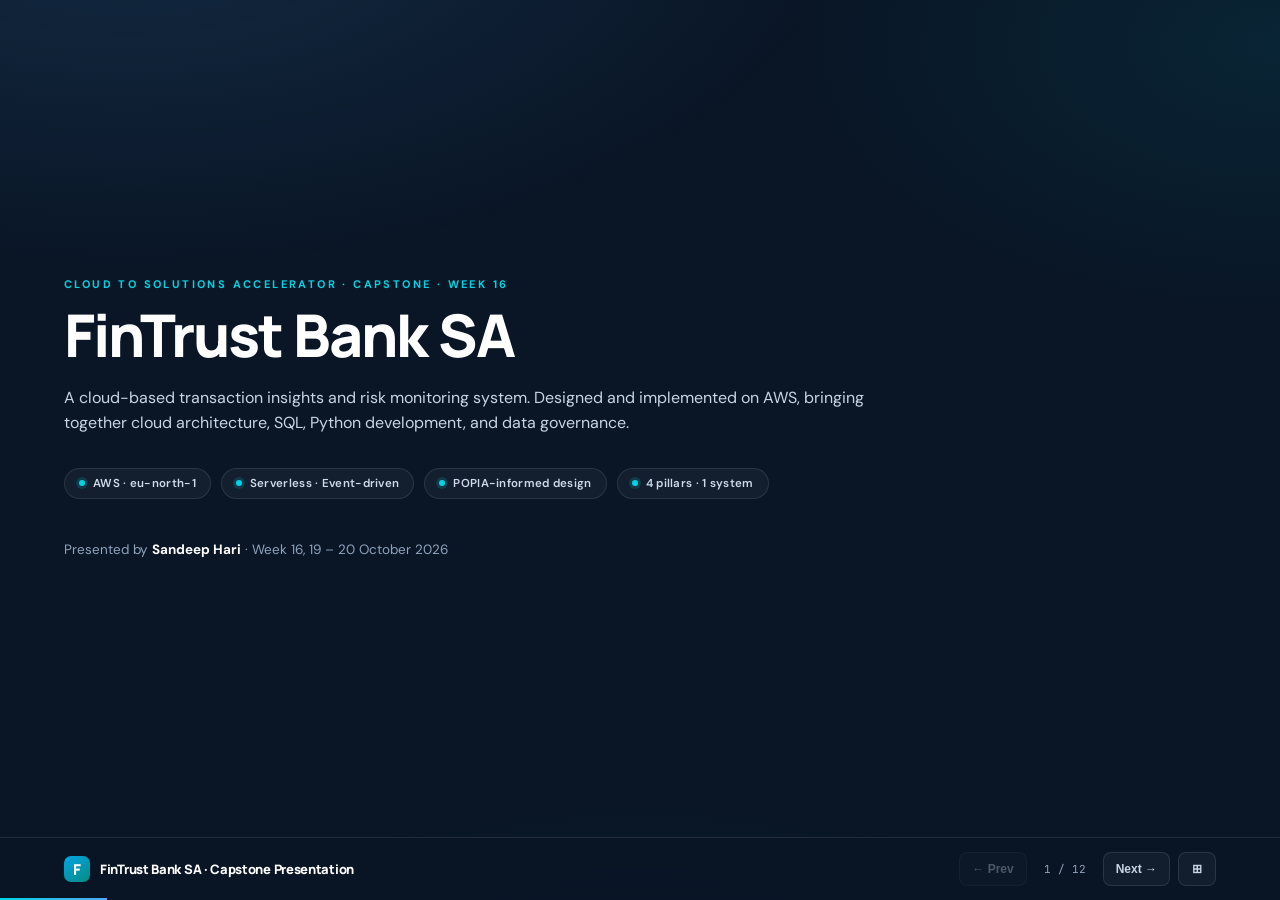
<file: docs/fintrust_presentation.html>
<!doctype html>
<html lang="en">
<head>
<meta charset="utf-8" />
<meta name="viewport" content="width=device-width, initial-scale=1" />
<title>FinTrust · Capstone Presentation</title>

<style>
  @import url('https://fonts.googleapis.com/css2?family=DM+Sans:wght@400;500;600;700&family=Manrope:wght@400;500;600;700;800&family=JetBrains+Mono:wght@400;500;700&display=swap');

  :root {
    --navy: #0A1626;
    --navy-2: #0F2036;
    --ink: #EAF1F9;
    --muted: #8FA3BC;
    --dim: #6B7E96;
    --border: rgb(255 255 255 / 10%);
    --border-strong: rgb(255 255 255 / 22%);
    --primary: #4FA8F5;
    --primary-deep: #0A60A8;
    --cyan: #00D4E4;
    --high: #FF6B6B;
    --medium: #F0B849;
    --low: #3ECFA5;
    --surface: rgb(255 255 255 / 4%);
    --surface-2: rgb(255 255 255 / 7%);

    --pad-x: clamp(28px, 5vw, 72px);
    --pad-y: clamp(32px, 5vh, 56px);
  }

  * { box-sizing: border-box; }

  html, body {
    margin: 0;
    padding: 0;
    height: 100%;
    overflow: hidden;
    background: var(--navy);
    color: var(--ink);
    font-family: 'DM Sans', system-ui, -apple-system, sans-serif;
    -webkit-font-smoothing: antialiased;
    text-rendering: optimizeLegibility;
  }

  body::before {
    content: '';
    position: fixed;
    inset: 0;
    z-index: 0;
    background:
      radial-gradient(1200px 600px at 10% -10%, rgb(79 168 245 / 14%), transparent 60%),
      radial-gradient(900px 500px at 100% 5%, rgb(0 212 228 / 8%), transparent 55%),
      radial-gradient(800px 500px at 50% 120%, rgb(62 207 165 / 5%), transparent 60%);
    pointer-events: none;
  }

  .deck {
    position: relative;
    z-index: 1;
    height: 100vh;
    display: grid;
    grid-template-rows: 1fr auto;
  }

  .stage {
    position: relative;
    overflow: hidden;
  }

  .slide {
    position: absolute;
    inset: 0;
    display: flex;
    flex-direction: column;
    justify-content: center;
    padding: var(--pad-y) var(--pad-x);
    opacity: 0;
    transform: translateX(40px);
    transition:
      opacity 340ms ease,
      transform 340ms cubic-bezier(0.2, 0.7, 0.2, 1);
    pointer-events: none;
    overflow-y: auto;
  }

  .slide.active {
    opacity: 1;
    transform: translateX(0);
    pointer-events: auto;
  }

  .slide.leaving-left {
    transform: translateX(-40px);
  }

  .slide-inner {
    width: 100%;
    max-width: 1240px;
    margin: 0 auto;
  }

  .eyebrow {
    margin: 0 0 14px;
    color: var(--cyan);
    font-size: 11px;
    font-weight: 700;
    letter-spacing: 2.4px;
    text-transform: uppercase;
  }

  h1 {
    margin: 0 0 20px;
    font-family: 'Manrope', sans-serif;
    font-size: clamp(38px, 4.6vw, 60px);
    font-weight: 800;
    letter-spacing: -1.8px;
    line-height: 1.02;
    color: #fff;
  }

  h1.small {
    font-size: clamp(28px, 3.4vw, 42px);
    letter-spacing: -1.2px;
  }

  h2 {
    margin: 0 0 18px;
    font-family: 'Manrope', sans-serif;
    font-size: clamp(20px, 2.2vw, 28px);
    font-weight: 800;
    letter-spacing: -0.6px;
    color: #fff;
    line-height: 1.15;
  }

  h3 {
    margin: 0 0 8px;
    font-family: 'Manrope', sans-serif;
    font-size: 14px;
    font-weight: 800;
    color: #fff;
    letter-spacing: -0.2px;
  }

  .lede {
    margin: 0 0 32px;
    max-width: 820px;
    color: #C7D5E5;
    font-size: clamp(15px, 1.25vw, 17px);
    line-height: 1.6;
  }

  .sub {
    margin: 0;
    max-width: 720px;
    color: var(--muted);
    font-size: 13.5px;
    line-height: 1.6;
  }

  code, .mono {
    font-family: 'JetBrains Mono', monospace;
    font-size: 0.88em;
    letter-spacing: -0.2px;
  }

  code {
    padding: 2px 6px;
    border-radius: 5px;
    background: rgb(255 255 255 / 7%);
    color: #D8E8FB;
  }

  .pill-row {
    display: flex;
    flex-wrap: wrap;
    gap: 10px;
    margin: 0 0 40px;
  }

  .pill {
    display: inline-flex;
    align-items: center;
    gap: 8px;
    padding: 7px 14px;
    border: 1px solid var(--border);
    border-radius: 20px;
    background: var(--surface);
    color: #CDDCEC;
    font-size: 11.5px;
    font-weight: 600;
    letter-spacing: 0.3px;
  }

  .pill::before {
    content: '';
    width: 6px;
    height: 6px;
    border-radius: 50%;
    background: var(--cyan);
    box-shadow: 0 0 0 3px rgb(0 212 228 / 15%);
  }

  .grid-2 {
    display: grid;
    grid-template-columns: 1fr 1fr;
    gap: 20px;
    margin-top: 18px;
  }

  .grid-3 {
    display: grid;
    grid-template-columns: repeat(3, minmax(0, 1fr));
    gap: 16px;
    margin-top: 18px;
  }

  .grid-4 {
    display: grid;
    grid-template-columns: repeat(4, minmax(0, 1fr));
    gap: 16px;
    margin-top: 18px;
  }

  .panel {
    padding: 20px 22px;
    border: 1px solid var(--border);
    border-radius: 12px;
    background: var(--surface);
  }

  .panel.highlight {
    background: linear-gradient(180deg, rgb(79 168 245 / 10%), rgb(79 168 245 / 3%));
    border-color: rgb(79 168 245 / 25%);
  }

  .panel.success {
    background: linear-gradient(180deg, rgb(62 207 165 / 10%), rgb(62 207 165 / 3%));
    border-color: rgb(62 207 165 / 25%);
  }

  .panel-eyebrow {
    margin: 0 0 10px;
    color: var(--cyan);
    font-size: 10px;
    font-weight: 700;
    letter-spacing: 1.8px;
    text-transform: uppercase;
  }

  .panel.success .panel-eyebrow { color: var(--low); }

  .panel p {
    margin: 0;
    color: #C5D5E8;
    font-size: 13.5px;
    line-height: 1.65;
  }

  .panel p + p { margin-top: 10px; }

  .metric {
    padding: 20px 20px 18px;
    border: 1px solid var(--border);
    border-radius: 12px;
    background: var(--surface);
  }

  .metric .label {
    margin: 0 0 14px;
    color: var(--muted);
    font-size: 10.5px;
    font-weight: 600;
    letter-spacing: 0.6px;
    text-transform: uppercase;
  }

  .metric .value {
    margin: 0;
    font-family: 'Manrope', sans-serif;
    font-size: 32px;
    font-weight: 800;
    letter-spacing: -1px;
    color: #fff;
    line-height: 1;
  }

  .metric .value.high { color: var(--high); }
  .metric .value.medium { color: var(--medium); }
  .metric .value.low { color: var(--low); }

  .metric .note {
    margin: 10px 0 0;
    color: var(--muted);
    font-size: 11px;
    line-height: 1.5;
  }

  ul.bullets {
    list-style: none;
    margin: 0;
    padding: 0;
    display: flex;
    flex-direction: column;
    gap: 12px;
  }

  ul.bullets li {
    position: relative;
    padding-left: 24px;
    color: #D6E1EE;
    font-size: 13.5px;
    line-height: 1.6;
  }

  ul.bullets li::before {
    content: '';
    position: absolute;
    left: 0;
    top: 8px;
    width: 7px;
    height: 7px;
    border-radius: 2px;
    background: var(--cyan);
    box-shadow: 0 0 0 3px rgb(0 212 228 / 12%);
  }

  ul.bullets li strong {
    color: #fff;
    font-weight: 700;
  }

  .panel.success ul.bullets li::before {
    background: var(--low);
    box-shadow: 0 0 0 3px rgb(62 207 165 / 12%);
  }

  .tier-table {
    width: 100%;
    border-collapse: collapse;
    font-size: 11.5px;
    margin-top: 6px;
  }

  .tier-table th {
    text-align: left;
    padding: 8px 10px;
    color: var(--muted);
    font-size: 10px;
    font-weight: 700;
    letter-spacing: 1px;
    text-transform: uppercase;
    border-bottom: 1px solid var(--border);
  }

  .tier-table td {
    padding: 8px 10px;
    border-bottom: 1px solid var(--border);
    color: #DCE6F2;
    font-family: 'JetBrains Mono', monospace;
    font-size: 11px;
  }

  .tier-table td:first-child {
    font-family: 'DM Sans', sans-serif;
    color: #fff;
    font-weight: 600;
  }

  .tag-safe,
  .tag-excluded {
    display: inline-block;
    padding: 2px 8px;
    border-radius: 10px;
    font-family: 'DM Sans', sans-serif;
    font-size: 10px;
    font-weight: 700;
    letter-spacing: 0.4px;
  }

  .tag-safe { background: rgb(62 207 165 / 15%); color: #6FE6BF; }
  .tag-excluded { background: rgb(255 107 107 / 15%); color: #FF9A9A; }

  .rubric-tag {
    display: inline-block;
    margin-top: 14px;
    padding: 4px 10px;
    border-radius: 6px;
    background: rgb(79 168 245 / 12%);
    color: #7FC0FF;
    font-family: 'JetBrains Mono', monospace;
    font-size: 10px;
    font-weight: 600;
    letter-spacing: 0.4px;
  }

  .navbar {
    position: relative;
    z-index: 2;
    display: flex;
    align-items: center;
    justify-content: space-between;
    gap: 16px;
    padding: 14px var(--pad-x);
    border-top: 1px solid var(--border);
    background: rgb(10 22 38 / 85%);
    backdrop-filter: blur(12px);
  }

  .brand {
    display: flex;
    align-items: center;
    gap: 10px;
    font-family: 'Manrope', sans-serif;
    font-size: 13px;
    font-weight: 800;
    letter-spacing: -0.3px;
    color: #fff;
    min-width: 0;
  }

  .brand-mark {
    display: grid;
    width: 26px;
    height: 26px;
    flex-shrink: 0;
    place-items: center;
    border-radius: 7px;
    background: linear-gradient(145deg, #00A4E4, #078d83);
    color: #fff;
    font-size: 15px;
    font-weight: 800;
  }

  .brand-text {
    overflow: hidden;
    text-overflow: ellipsis;
    white-space: nowrap;
  }

  .nav-controls {
    display: flex;
    align-items: center;
    gap: 8px;
    flex-shrink: 0;
  }

  .nav-button {
    display: inline-flex;
    align-items: center;
    justify-content: center;
    min-width: 38px;
    height: 34px;
    padding: 0 12px;
    border: 1px solid var(--border);
    border-radius: 8px;
    background: var(--surface);
    color: #C7D5E5;
    font-size: 12px;
    font-weight: 600;
    cursor: pointer;
    transition:
      background 140ms ease,
      border-color 140ms ease,
      color 140ms ease;
  }

  .nav-button:hover:not(:disabled) {
    border-color: var(--border-strong);
    background: var(--surface-2);
    color: #fff;
  }

  .nav-button:disabled { opacity: 0.35; cursor: not-allowed; }

  .nav-counter {
    font-family: 'JetBrains Mono', monospace;
    font-size: 11px;
    color: var(--muted);
    padding: 0 6px;
    min-width: 60px;
    text-align: center;
  }

  .progress {
    position: absolute;
    bottom: 0;
    left: 0;
    height: 2px;
    background: linear-gradient(90deg, var(--cyan), var(--primary));
    transition: width 340ms ease;
  }

  .overview {
    position: fixed;
    inset: 0;
    z-index: 100;
    display: none;
    grid-template-columns: repeat(auto-fit, minmax(220px, 1fr));
    gap: 14px;
    padding: 60px clamp(20px, 6vw, 80px);
    background: rgb(6 14 26 / 96%);
    backdrop-filter: blur(12px);
    overflow-y: auto;
  }

  .overview.open { display: grid; }

  .overview-head {
    grid-column: 1 / -1;
    display: flex;
    justify-content: space-between;
    align-items: center;
    margin-bottom: 14px;
  }

  .overview-head h2 {
    margin: 0;
    font-size: 18px;
    letter-spacing: -0.4px;
  }

  .overview-close {
    padding: 6px 12px;
    border: 1px solid var(--border);
    border-radius: 8px;
    background: var(--surface);
    color: #C7D5E5;
    font-size: 12px;
    font-weight: 600;
    cursor: pointer;
  }

  .overview-card {
    padding: 16px 16px 18px;
    border: 1px solid var(--border);
    border-radius: 12px;
    background: var(--surface);
    text-align: left;
    cursor: pointer;
    transition:
      background 160ms ease,
      border-color 160ms ease,
      transform 160ms ease;
  }

  .overview-card:hover {
    background: var(--surface-2);
    border-color: var(--border-strong);
    transform: translateY(-2px);
  }

  .overview-card .num {
    font-family: 'JetBrains Mono', monospace;
    font-size: 10px;
    color: var(--muted);
    margin-bottom: 8px;
    letter-spacing: 0.5px;
  }

  .overview-card .title {
    font-family: 'Manrope', sans-serif;
    font-size: 13.5px;
    font-weight: 700;
    color: #fff;
    line-height: 1.3;
  }

  .overview-card.current {
    border-color: var(--primary);
    background: linear-gradient(180deg, rgb(79 168 245 / 12%), rgb(79 168 245 / 3%));
  }

  .hint {
    position: fixed;
    bottom: 64px;
    left: 50%;
    transform: translateX(-50%);
    z-index: 3;
    padding: 8px 14px;
    border: 1px solid var(--border);
    border-radius: 20px;
    background: rgb(15 32 54 / 92%);
    backdrop-filter: blur(10px);
    color: #B8C8DB;
    font-size: 11px;
    font-weight: 600;
    letter-spacing: 0.3px;
    animation: hint-fade 7s ease forwards;
    pointer-events: none;
  }

  .hint kbd {
    display: inline-block;
    padding: 2px 6px;
    margin: 0 2px;
    border: 1px solid var(--border);
    border-radius: 5px;
    background: var(--surface);
    font-family: 'JetBrains Mono', monospace;
    font-size: 10px;
    color: #fff;
  }

  @keyframes hint-fade {
    0%, 70% { opacity: 1; }
    100% { opacity: 0; }
  }

  @media (max-width: 1100px) {
    .grid-2, .grid-3, .grid-4 { grid-template-columns: 1fr; }
  }

  @media (max-width: 640px) {
    h1 { font-size: 32px; letter-spacing: -1px; }
    .hint { display: none; }
  }

  @media (prefers-reduced-motion: reduce) {
    .slide { transition: opacity 120ms ease; transform: none !important; }
  }
</style>
</head>

<body>

<div class="deck">
  <div class="stage" id="stage">

    <!-- SLIDE 1 — TITLE -->
    <section class="slide active" data-title="Title">
      <div class="slide-inner">
        <p class="eyebrow">CLOUD TO SOLUTIONS ACCELERATOR · CAPSTONE · WEEK 16</p>
        <h1>FinTrust Bank SA</h1>
        <p class="lede">
          A cloud-based transaction insights and risk monitoring system.
          Designed and implemented on AWS, bringing together cloud
          architecture, SQL, Python development, and data governance.
        </p>

        <div class="pill-row">
          <span class="pill">AWS · eu-north-1</span>
          <span class="pill">Serverless · Event-driven</span>
          <span class="pill">POPIA-informed design</span>
          <span class="pill">4 pillars · 1 system</span>
        </div>

        <p class="sub">
          Presented by <strong style="color:#fff;">Sandeep Hari</strong>
          · Week 16, 19 – 20 October 2026
        </p>
      </div>
    </section>

    <!-- SLIDE 2 — BUSINESS PROBLEM -->
    <section class="slide" data-title="Business problem">
      <div class="slide-inner">
        <p class="eyebrow">01 · BUSINESS PROBLEM</p>
        <h1 class="small">Manual transaction review doesn't scale</h1>

        <p class="lede">
          FinTrust's operations team receives transaction exports that must
          be processed consistently and reviewed for risk. A manual process
          makes validation, investigation, and reporting harder to manage.
        </p>

        <div class="grid-3">
          <div class="panel">
            <p class="panel-eyebrow">The challenge</p>
            <h3>Manual processing</h3>
            <p>
              Transaction data arrives in flat files. Analysts need to
              inspect records, identify suspicious activity, and organise
              information for further investigation.
            </p>
          </div>

          <div class="panel">
            <p class="panel-eyebrow">Business impact</p>
            <h3>Inconsistent visibility</h3>
            <p>
              Manual checks can be difficult to repeat and audit. Without
              structured validation and recorded rule outcomes, it is harder
              to trace why a transaction was flagged.
            </p>
          </div>

          <div class="panel highlight">
            <p class="panel-eyebrow">The brief</p>
            <h3>Automate the transaction flow</h3>
            <p>
              Build an event-driven system that validates transactions,
              applies risk rules, stores results, exposes a secure REST API,
              and produces alerts and monthly reports.
            </p>
          </div>
        </div>

        <p class="sub" style="margin-top:22px;">
          The goal is to support compliance and fraud teams with more
          consistent information. The system supports investigation; it
          does not replace analyst judgement.
        </p>
      </div>
    </section>

    <!-- SLIDE 3 — SOLUTION -->
    <section class="slide" data-title="Solution">
      <div class="slide-inner">
        <p class="eyebrow">02 · SOLUTION</p>
        <h1 class="small">An event-driven serverless platform</h1>

        <p class="lede">
          CSV uploads move through validation, asynchronous processing,
          risk scoring, and persistence. Results are made available to
          compliance through an API, dashboard, alerts, and reporting.
        </p>

        <div class="grid-4">
          <div class="panel">
            <p class="panel-eyebrow">Ingest</p>
            <h3>CSV to S3</h3>
            <p>
              The upload endpoint stores the incoming file in the S3 raw
              area. The ingest Lambda validates and sanitises transaction
              rows. Invalid records are sent to quarantine.
            </p>
          </div>

          <div class="panel">
            <p class="panel-eyebrow">Process</p>
            <h3>Queue and score</h3>
            <p>
              Valid records are placed on SQS FIFO. The score Lambda
              processes queued records and applies the configured
              HIGH_AMOUNT, HIGH_VELOCITY, and CROSS_BORDER rules.
            </p>
          </div>

          <div class="panel">
            <p class="panel-eyebrow">Store</p>
            <h3>RDS + DynamoDB</h3>
            <p>
              RDS PostgreSQL stores the structured transaction ledger.
              DynamoDB supports key-based access to risk scores and
              transaction events.
            </p>
          </div>

          <div class="panel">
            <p class="panel-eyebrow">Serve</p>
            <h3>API, alerts, reports</h3>
            <p>
              API Gateway exposes the query API. SES supports email alerts
              for HIGH-risk results. EventBridge schedules the monthly
              reporting Lambda.
            </p>
          </div>
        </div>

        <div class="grid-2" style="margin-top:20px;">
          <div class="panel highlight">
            <p class="panel-eyebrow">Why asynchronous processing?</p>
            <h3>Loose coupling</h3>
            <p>
              The upload request does not need to wait for every transaction
              to be scored and stored. SQS separates ingestion from scoring,
              allowing each stage to process work independently.
            </p>
          </div>

          <div class="panel">
            <p class="panel-eyebrow">Important API behaviour</p>
            <h3>HTTP 202 means accepted</h3>
            <p>
              The upload endpoint acknowledges that processing has been
              accepted. The dashboard checks backend processing status.
              It only shows completion after the records have been persisted.
            </p>
          </div>
        </div>
      </div>
    </section>

    <!-- SLIDE 4 — AWS SERVICES EXPLAINED -->
    <section class="slide" data-title="AWS services explained">
      <div class="slide-inner">
        <p class="eyebrow">03 · CLOUD ARCHITECTURE</p>
        <h1 class="small">The AWS services behind the system</h1>

        <p class="lede">
          Each service has a specific responsibility. Together, they provide
          storage, processing, communication, security, and monitoring.
        </p>

        <div class="grid-3">
          <div class="panel">
            <p class="panel-eyebrow">Storage and databases</p>
            <h3>Where the data lives</h3>
            <ul class="bullets">
              <li><strong>Amazon S3:</strong> Object storage for uploaded CSVs, processed data, quarantine records, and reports.</li>
              <li><strong>Amazon RDS:</strong> Managed PostgreSQL database for the structured transaction ledger.</li>
              <li><strong>Amazon DynamoDB:</strong> NoSQL key-value/document database for fast access to risk data and events.</li>
              <li><strong>S3 Glacier storage classes:</strong> Lower-cost archival storage options within S3, not a separate database.</li>
            </ul>
          </div>

          <div class="panel">
            <p class="panel-eyebrow">Processing and integration</p>
            <h3>How work moves</h3>
            <ul class="bullets">
              <li><strong>AWS Lambda:</strong> Runs application code when an event or request triggers it.</li>
              <li><strong>Amazon SQS FIFO:</strong> A message queue that separates ingestion from scoring and supports ordered processing within message groups.</li>
              <li><strong>Dead-letter queue:</strong> A separate SQS queue for messages that repeatedly fail processing.</li>
              <li><strong>API Gateway:</strong> The controlled front door for the REST API.</li>
              <li><strong>EventBridge:</strong> Routes events and triggers scheduled work, such as monthly reporting.</li>
            </ul>
          </div>

          <div class="panel">
            <p class="panel-eyebrow">Security and operations</p>
            <h3>How the system is controlled</h3>
            <ul class="bullets">
              <li><strong>IAM:</strong> Controls which users and services can perform specific actions.</li>
              <li><strong>VPC:</strong> Provides the network boundary for private resources such as RDS.</li>
              <li><strong>VPC endpoints:</strong> Provide private connectivity to supported AWS services without routing through a NAT Gateway.</li>
              <li><strong>SSM Parameter Store:</strong> Stores application configuration and protected parameters.</li>
              <li><strong>CloudWatch:</strong> Collects logs, metrics, and alarms.</li>
              <li><strong>X-Ray:</strong> Helps trace requests across supported application components.</li>
              <li><strong>SES:</strong> Sends email notifications.</li>
            </ul>
          </div>
        </div>

        <p class="sub" style="margin-top:20px;">
          A useful distinction: API Gateway and Lambda provide the deployed
          AWS query API. FastAPI, SQLAlchemy, and Python are application
          technologies used in the project. They are not AWS services.
        </p>
      </div>
    </section>

    <!-- SLIDE 5 — KEY ACHIEVEMENTS -->
    <section class="slide" data-title="Key achievements">
      <div class="slide-inner">
        <p class="eyebrow">04 · KEY ACHIEVEMENTS</p>
        <h1 class="small">What the system delivers</h1>

        <div class="grid-4">
          <div class="metric">
            <p class="label">Pipeline</p>
            <p class="value">6</p>
            <p class="note">Main stages from upload through to alerting</p>
          </div>

          <div class="metric">
            <p class="label">Risk rules</p>
            <p class="value">3</p>
            <p class="note">Explainable rules for transaction risk detection</p>
          </div>

          <div class="metric">
            <p class="label">Python modules</p>
            <p class="value">10</p>
            <p class="note">Structured package covering the required responsibilities</p>
          </div>

          <div class="metric">
            <p class="label">Core pillars</p>
            <p class="value">4</p>
            <p class="note">Cloud, SQL, Python, and Data Management</p>
          </div>
        </div>

        <div class="grid-2" style="margin-top:26px;">
          <div class="panel success">
            <p class="panel-eyebrow">System capabilities</p>
            <h3>End-to-end functionality</h3>
            <ul class="bullets" style="margin-top:10px;">
              <li>CSV upload and ingestion workflow</li>
              <li>Row-level validation and invalid-record quarantine</li>
              <li>Asynchronous scoring through SQS FIFO</li>
              <li>RDS PostgreSQL and DynamoDB persistence</li>
              <li>REST API access to transaction information</li>
              <li>Risk-based email alerting through SES</li>
              <li>Monthly report generation to S3</li>
              <li>Compliance dashboard using backend data</li>
            </ul>
          </div>

          <div class="panel">
            <p class="panel-eyebrow">Engineering and operations</p>
            <h3>Supporting controls</h3>
            <ul class="bullets" style="margin-top:10px;">
              <li>IAM roles scoped to individual workloads</li>
              <li>SSM Parameter Store for application configuration</li>
              <li>Private RDS networking and security group restrictions</li>
              <li>CloudWatch logs, metrics, and alarms</li>
              <li>X-Ray tracing where configured</li>
              <li>Automated tests using pytest and moto</li>
              <li>GitHub Actions CI workflow</li>
              <li>Technical and governance documentation</li>
            </ul>
          </div>
        </div>

        <p class="sub" style="margin-top:20px;">
          The exact deployed state of each control is demonstrated through
          the AWS console, repository, test output, and supporting evidence.
        </p>
      </div>
    </section>

    <!-- SLIDE 6 — KEY FUNCTIONALITIES -->
    <section class="slide" data-title="Key functionalities">
      <div class="slide-inner">
        <p class="eyebrow">05 · KEY FUNCTIONALITIES</p>
        <h1 class="small">What the user can do</h1>

        <div class="grid-3">
          <div class="panel">
            <p class="panel-eyebrow">Upload and ingest</p>
            <h3>CSV upload</h3>
            <p>
              Upload a transaction CSV through the dashboard. The backend
              accepts the request, stores the file, and starts asynchronous
              processing.
            </p>
            <span class="rubric-tag">Cloud · Python</span>
          </div>

          <div class="panel">
            <p class="panel-eyebrow">Data quality</p>
            <h3>Validation and quarantine</h3>
            <p>
              The ingestion process checks incoming records, sanitises
              values, and separates invalid rows so that they can be
              investigated or corrected.
            </p>
            <span class="rubric-tag">Python · Governance</span>
          </div>

          <div class="panel">
            <p class="panel-eyebrow">Risk scoring</p>
            <h3>Explainable classifications</h3>
            <p>
              Transactions are checked against three named rules. The
              resulting classification and rule flags provide a traceable
              explanation for the risk outcome.
            </p>
            <span class="rubric-tag">Python · SQL</span>
          </div>

          <div class="panel">
            <p class="panel-eyebrow">Compliance view</p>
            <h3>Live dashboard</h3>
            <p>
              Summary information, risk distribution, transaction volume,
              and a searchable transaction ledger help compliance users
              review the available data.
            </p>
            <span class="rubric-tag">API · Dashboard</span>
          </div>

          <div class="panel">
            <p class="panel-eyebrow">Alerting</p>
            <h3>Automated notifications</h3>
            <p>
              The alerting component sends an SES email when a transaction
              meets the HIGH-risk notification condition, subject to the
              configured email environment.
            </p>
            <span class="rubric-tag">Cloud · Python</span>
          </div>

          <div class="panel">
            <p class="panel-eyebrow">Reporting</p>
            <h3>Monthly analytics</h3>
            <p>
              The reporting component uses SQL analytics and an EventBridge
              schedule to generate monthly CSV and JSON report outputs in S3.
            </p>
            <span class="rubric-tag">SQL · Cloud</span>
          </div>
        </div>

        <div class="panel highlight" style="margin-top:20px;">
          <p class="panel-eyebrow">Initial risk rules</p>
          <div class="grid-3">
            <div>
              <h3>HIGH_AMOUNT</h3>
              <p>Transaction amount greater than R50,000.</p>
            </div>
            <div>
              <h3>HIGH_VELOCITY</h3>
              <p>More than 10 transactions within one hour.</p>
            </div>
            <div>
              <h3>CROSS_BORDER</h3>
              <p>Transaction meets the configured cross-border condition.</p>
            </div>
          </div>
        </div>
      </div>
    </section>

    <!-- SLIDE 7 — FOUR PILLARS -->
    <section class="slide" data-title="Four pillars">
      <div class="slide-inner">
        <p class="eyebrow">06 · FOUR PILLARS</p>
        <h1 class="small">Four pillars, one coherent system</h1>

        <p class="lede">
          The capstone brings together all four learning streams.
          Each pillar contributes a different part of the solution.
        </p>

        <div class="grid-4">
          <div class="panel highlight">
            <p class="panel-eyebrow">Pillar 1 · Cloud</p>
            <h3>AWS Architecture</h3>
            <p>
              Serverless and event-driven architecture using services
              selected for resilience, security, performance, and cost.
              Includes IAM, VPC networking, queues, monitoring, and storage.
            </p>
            <span class="rubric-tag">Criterion 1 · 20 marks</span>
          </div>

          <div class="panel highlight">
            <p class="panel-eyebrow">Pillar 2 · SQL</p>
            <h3>Data Modelling</h3>
            <p>
              A relational schema designed around customers, accounts,
              transactions, risk events, and alerts, with normalisation,
              constraints, indexes, and analytical queries.
            </p>
            <span class="rubric-tag">Criterion 2 · 15 marks</span>
          </div>

          <div class="panel highlight">
            <p class="panel-eyebrow">Pillar 3 · Python</p>
            <h3>Code Quality</h3>
            <p>
              A ten-module Python package covering configuration, database
              access, DynamoDB, models, validation, ingestion, scoring,
              alerting, querying, and reporting.
            </p>
            <span class="rubric-tag">Criterion 3 · 15 marks</span>
          </div>

          <div class="panel highlight">
            <p class="panel-eyebrow">Pillar 4 · Data</p>
            <h3>Governance Theory</h3>
            <p>
              POPIA data classification, data quality, hot/warm/cold
              lifecycle, migration strategy, and a governance risk register
              with named controls.
            </p>
            <span class="rubric-tag">Criterion 5 · 10 marks</span>
          </div>
        </div>

        <div class="grid-2" style="margin-top:22px;">
          <div class="panel">
            <p class="panel-eyebrow">Networking decision</p>
            <h3>Why no NAT Gateway?</h3>
            <p>
              The architecture excludes a NAT Gateway to avoid its hourly
              and data-processing charges. RDS remains in private subnets.
              Lambda functions that require database access connect through
              the VPC with security-group rules restricted to the required
              database port and destination.
            </p>
          </div>

          <div class="panel">
            <p class="panel-eyebrow">Private AWS connectivity</p>
            <h3>VPC endpoints</h3>
            <p>
              VPC endpoints provide private paths to supported AWS services,
              such as S3, SSM, and SQS. They reduce the need for public
              internet routing for those service interactions.
            </p>
          </div>
        </div>
      </div>
    </section>

    <!-- SLIDE 8 — DATA FLOW -->
    <section class="slide" data-title="Data flow">
      <div class="slide-inner">
        <p class="eyebrow">07 · DATA FLOW</p>
        <h1 class="small">Upload to alert, in six stages</h1>

        <div class="grid-3" style="margin-top:22px; gap:14px;">
          <div class="panel">
            <p class="panel-eyebrow">01 · Upload</p>
            <h3>API Gateway and S3</h3>
            <p>
              The upload endpoint accepts the request and the CSV is stored
              in the raw S3 area for processing.
            </p>
          </div>

          <div class="panel">
            <p class="panel-eyebrow">02 · Ingest</p>
            <h3>ingest.py</h3>
            <p>
              The ingestion Lambda reads the file, validates and sanitises
              rows, and sends invalid records to the quarantine area.
            </p>
          </div>

          <div class="panel">
            <p class="panel-eyebrow">03 · Queue</p>
            <h3>SQS FIFO</h3>
            <p>
              Valid transactions are sent to the FIFO queue. Message groups
              support ordered processing for the configured account key.
              A DLQ supports failure isolation.
            </p>
          </div>

          <div class="panel">
            <p class="panel-eyebrow">04 · Score</p>
            <h3>score.py</h3>
            <p>
              The scoring Lambda consumes queued records and applies the
              three configured risk rules to produce a risk result.
            </p>
          </div>

          <div class="panel">
            <p class="panel-eyebrow">05 · Store</p>
            <h3>RDS + DynamoDB</h3>
            <p>
              Transaction records are persisted in PostgreSQL. Risk scores
              and event information are written to DynamoDB for the
              configured lookup patterns.
            </p>
          </div>

          <div class="panel">
            <p class="panel-eyebrow">06 · Alert</p>
            <h3>alert.py and SES</h3>
            <p>
              The alerting component evaluates the risk result and sends
              the configured email notification for HIGH-risk activity.
            </p>
          </div>
        </div>

        <div class="grid-2" style="margin-top:20px;">
          <div class="panel">
            <p class="panel-eyebrow">Query path</p>
            <h3>API Gateway → query.py</h3>
            <p>
              API Gateway routes supported REST requests to the query
              Lambda. The handler retrieves information from the database
              layer and returns the API response.
            </p>
          </div>

          <div class="panel">
            <p class="panel-eyebrow">Reporting path</p>
            <h3>EventBridge → report.py → S3</h3>
            <p>
              EventBridge triggers the monthly reporting Lambda. The
              reporting process runs the required SQL analytics and writes
              the generated report files to S3.
            </p>
          </div>
        </div>

        <p class="sub" style="margin-top:20px;">
          The SQS queue is the boundary between ingestion and scoring.
          If a message repeatedly fails, the dead-letter queue provides
          a place to isolate it for investigation and controlled recovery.
        </p>
      </div>
    </section>

    <!-- SLIDE 9 — LIVE DEMO -->
    <section class="slide" data-title="Live demo">
      <div class="slide-inner">
        <p class="eyebrow">08 · LIVE DEMO</p>
        <h1 class="small">Running system</h1>

        <p class="lede">
          The demonstration follows a transaction from CSV upload through
          backend processing to the compliance dashboard and supporting
          AWS evidence.
        </p>

        <div class="grid-4">
          <div class="metric">
            <p class="label">Query endpoint</p>
            <p class="value mono" style="font-size:15px; letter-spacing:0; color:#4FA8F5; margin-top:4px;">
              /prod/transactions
            </p>
            <p class="note">API Gateway · eu-north-1</p>
          </div>

          <div class="metric">
            <p class="label">Query handler</p>
            <p class="value mono" style="font-size:15px; letter-spacing:0; color:#4FA8F5; margin-top:4px;">
              query.py
            </p>
            <p class="note">Lambda · database access</p>
          </div>

          <div class="metric">
            <p class="label">Upload endpoint</p>
            <p class="value mono" style="font-size:15px; letter-spacing:0; color:#4FA8F5; margin-top:4px;">
              POST /upload
            </p>
            <p class="note">Asynchronous response · HTTP 202</p>
          </div>

          <div class="metric">
            <p class="label">Processing path</p>
            <p class="value mono" style="font-size:15px; letter-spacing:0; color:#4FA8F5; margin-top:4px;">
              S3 → SQS
            </p>
            <p class="note">Ingestion → scoring</p>
          </div>
        </div>

        <div class="grid-2" style="margin-top:24px;">
          <div class="panel success">
            <p class="panel-eyebrow">Demo sequence</p>
            <h3>Show the working flow</h3>
            <ul class="bullets" style="margin-top:10px;">
              <li>Open the dashboard and show the current transaction summary.</li>
              <li>Upload a known-good CSV file.</li>
              <li>Show the upload acknowledgement and processing status.</li>
              <li>Show validation and quarantine information where applicable.</li>
              <li>Show the backend processing stages and transaction counts.</li>
              <li>Refresh the dashboard and inspect persisted transactions.</li>
              <li>Open a transaction to show its risk classification and rule flags.</li>
            </ul>
          </div>

          <div class="panel">
            <p class="panel-eyebrow">Technical evidence</p>
            <h3>Prove what happened behind the UI</h3>
            <ul class="bullets" style="margin-top:10px;">
              <li>Show the S3 upload object and relevant processing output.</li>
              <li>Show SQS queue activity and DLQ configuration.</li>
              <li>Show the transaction record in RDS.</li>
              <li>Show the corresponding DynamoDB risk/event record.</li>
              <li>Show the relevant Lambda CloudWatch logs.</li>
              <li>Show an SES alert or report output if available.</li>
              <li>Show the API response and CI test evidence.</li>
            </ul>
          </div>
        </div>

        <p class="sub" style="margin-top:20px;">
          Use test data only. Do not expose API keys, database credentials,
          SSM parameter values, or real customer information during the demo.
          Keep a known-good CSV and an invalid-row CSV ready as backups.
        </p>
      </div>
    </section>

    <!-- SLIDE 10 — GOVERNANCE & COST -->
    <section class="slide" data-title="Governance & cost">
      <div class="slide-inner">
        <p class="eyebrow">09 · GOVERNANCE & COST</p>
        <h1 class="small">Governance, retention, and cost awareness</h1>

        <div class="grid-2">
          <div class="panel">
            <p class="panel-eyebrow">Data governance · POPIA</p>
            <h3>Classification and lifecycle</h3>
            <ul class="bullets" style="margin-top:10px;">
              <li><strong>Personal information:</strong> customer identifiers and account-linked transaction details.</li>
              <li><strong>Operational information:</strong> timestamps, transaction types, and processing status.</li>
              <li><strong>Derived information:</strong> risk scores, rule flags, and risk events.</li>
              <li><strong>Hot tier:</strong> RDS PostgreSQL for frequently accessed operational records.</li>
              <li><strong>Warm tier:</strong> S3 storage for less frequently accessed records and analytical outputs.</li>
              <li><strong>Cold tier:</strong> S3 Glacier storage classes for long-term archival where required.</li>
            </ul>
            <span class="rubric-tag">Criterion 5 · Governance</span>
          </div>

          <div class="panel">
            <p class="panel-eyebrow">Governance risk register</p>
            <h3>Risks and AWS controls</h3>
            <ul class="bullets" style="margin-top:10px;">
              <li><strong>Unauthorised data access:</strong> IAM least privilege, scoped roles, and restrictive resource policies.</li>
              <li><strong>Credential exposure:</strong> SSM Parameter Store, IAM roles, and no hardcoded secrets.</li>
              <li><strong>Data loss:</strong> backups, recovery procedures, and appropriate S3/RDS protection controls.</li>
              <li><strong>Invalid data:</strong> ingestion validation, quarantine storage, and failure handling.</li>
              <li><strong>Unprotected sensitive data:</strong> encryption in transit and at rest, with access restricted to authorised workloads.</li>
            </ul>
            <span class="rubric-tag">Criterion 5 · Criterion 6</span>
          </div>
        </div>

        <div class="grid-2" style="margin-top:20px;">
          <div class="panel">
            <p class="panel-eyebrow">Migration strategy</p>
            <h3>Legacy flat files to AWS</h3>
            <p>
              The brief asks for a migration strategy using the 7 Rs and
              AWS Application Migration Service. For the transaction data
              workflow, the design considers moving the legacy flat-file
              process into managed AWS storage and event-driven ingestion.
              The selected R-classification should be justified in the
              migration document, with Rehost or Replatform considered
              against the existing legacy environment.
            </p>
          </div>

          <div class="panel">
            <p class="panel-eyebrow">Retention and compliance</p>
            <h3>Policy must be validated</h3>
            <p>
              The brief specifies hot data in RDS for 12 months, warm data
              in S3 for 3 years, and cold archival in S3 Glacier for 7 years.
              This is the proposed capstone lifecycle design. The final
              retention period must be confirmed against applicable legal
              and organisational requirements before being treated as a
              production compliance policy.
            </p>
          </div>
        </div>

        <div class="panel highlight" style="margin-top:20px;">
          <p class="panel-eyebrow">Cost management</p>
          <h3>Designed to minimise unnecessary AWS charges</h3>
          <p>
            The capstone architecture is designed around the programme's
            Free Tier constraints. Lambda, API Gateway, SQS, DynamoDB, S3,
            and other services have usage-based allowances or pricing.
            RDS instance hours, storage, data transfer, monitoring, and
            other usage can still incur charges. The account's Free Tier
            eligibility, credits, region, and actual consumption must be
            checked in Billing and Cost Explorer.
          </p>
          <p style="margin-top:10px;">
            NAT Gateway is excluded because it introduces additional hourly
            and data-processing costs. The project should not be described
            as guaranteed free simply because it was designed for Free Tier.
          </p>
        </div>
      </div>
    </section>

    <!-- SLIDE 11 — REQUIREMENTS AND RUBRIC -->
    <section class="slide" data-title="Requirements coverage">
      <div class="slide-inner">
        <p class="eyebrow">10 · REQUIREMENTS COVERAGE</p>
        <h1 class="small">How the project maps to the assessment</h1>

        <p class="lede">
          The rubric separates the build, presentation, and documentation
          marks. The live presentation demonstrates the system, while the
          repository and supporting evidence demonstrate the underlying work.
        </p>

        <div class="grid-3">
          <div class="metric">
            <p class="label">Build criteria</p>
            <p class="value">70</p>
            <p class="note">Architecture, SQL, Python, testing, and governance</p>
          </div>

          <div class="metric">
            <p class="label">Presentation</p>
            <p class="value">20</p>
            <p class="note">Live demo and business/stakeholder presentation</p>
          </div>

          <div class="metric">
            <p class="label">Documentation</p>
            <p class="value">10</p>
            <p class="note">Portfolio completeness and technical documentation</p>
          </div>
        </div>

        <div class="grid-2" style="margin-top:22px;">
          <div class="panel">
            <p class="panel-eyebrow">Build evidence · 70 marks</p>
            <h3>What the repository must show</h3>
            <ul class="bullets" style="margin-top:10px;">
              <li><strong>Cloud architecture · 20:</strong> architecture diagram, AWS implementation, IAM role matrix, networking, and service configuration.</li>
              <li><strong>SQL and modelling · 15:</strong> 3NF ERD, schema.sql, seed.sql, risk_report.sql, monthly_summary.sql, views.sql, and a stored procedure or function.</li>
              <li><strong>Python development · 15:</strong> complete ten-module fintrust package, pinned dependencies, and required application behaviour.</li>
              <li><strong>Testing and CI/CD · 10:</strong> pytest, moto fixtures, test files, and GitHub Actions workflow.</li>
              <li><strong>Governance · 10:</strong> POPIA classification, data quality framework, lifecycle policy, migration strategy, and three-risk register.</li>
            </ul>
          </div>

          <div class="panel">
            <p class="panel-eyebrow">Portfolio evidence · 10 marks</p>
            <h3>Documentation and screenshots</h3>
            <ul class="bullets" style="margin-top:10px;">
              <li>Architecture diagram showing services, data flows, and security boundaries.</li>
              <li>ERD showing entities, attributes, primary keys, and foreign keys.</li>
              <li>API design document covering routes, methods, schemas, responses, and authentication.</li>
              <li>Security plan and IAM role matrix.</li>
              <li>Data lifecycle and POPIA compliance statement.</li>
              <li>Risk register with probability, impact, and AWS controls.</li>
              <li>README with deployment instructions understandable to a non-technical reader.</li>
              <li>AWS, API, CloudWatch, and CI evidence screenshots.</li>
            </ul>
          </div>
        </div>

        <div class="panel success" style="margin-top:20px;">
          <p class="panel-eyebrow">Live presentation · 20 marks</p>
          <h3>What the assessors need to see</h3>
          <div class="grid-2">
            <div>
              <p>
                <strong>Live demo and technical panel · 10 marks</strong><br />
                Demonstrate CSV upload, processing, CloudWatch evidence,
                API querying, and the generated risk report. Explain
                technical decisions and failure handling using your own
                architecture.
              </p>
            </div>
            <div>
              <p>
                <strong>Business and stakeholder presentation · 10 marks</strong><br />
                Explain the business problem, solution, value, architecture,
                and project decisions clearly. Communicate professionally
                and answer questions confidently.
              </p>
            </div>
          </div>
        </div>

        <p class="sub" style="margin-top:18px;">
          This slide is a coverage guide, not a claim that every item is
          automatically complete. The repository, deployed resources,
          test results, and screenshots are the evidence for each item.
        </p>
      </div>
    </section>

    <!-- SLIDE 12 — CLOSE -->
    <section class="slide" data-title="Close">
      <div class="slide-inner">
        <p class="eyebrow">11 · CLOSE</p>
        <h1 class="small">Thank you</h1>

        <p class="lede">
          FinTrust brings together cloud architecture, relational and
          NoSQL data storage, Python development, risk scoring, and data
          governance in one transaction insights and risk monitoring system.
        </p>

        <div class="grid-2">
          <div class="panel success">
            <p class="panel-eyebrow">Delivered solution</p>
            <h3>The system in summary</h3>
            <ul class="bullets" style="margin-top:10px;">
              <li>Event-driven transaction ingestion and validation</li>
              <li>Asynchronous scoring through SQS FIFO</li>
              <li>Structured transaction ledger in PostgreSQL</li>
              <li>Risk and event data in DynamoDB</li>
              <li>REST API and compliance dashboard</li>
              <li>Automated alerting and monthly reporting components</li>
              <li>Monitoring, security, and governance documentation</li>
            </ul>
          </div>

          <div class="panel">
            <p class="panel-eyebrow">Future iterations</p>
            <h3>Where the system could go next</h3>
            <ul class="bullets" style="margin-top:10px;">
              <li>POST /flag and POST /resolve compliance workflows</li>
              <li>Pre-signed S3 URLs for direct browser uploads</li>
              <li>Step Functions for more complex multi-step orchestration</li>
              <li>Machine learning as an additional layer over the rule engine</li>
              <li>WebSocket push for more immediate dashboard updates</li>
              <li>Further resilience, recovery, and operational automation</li>
            </ul>
          </div>
        </div>

        <p class="sub" style="margin-top:32px; font-size:13px;">
          Questions welcome.
        </p>
      </div>
    </section>

  </div>

  <nav class="navbar" aria-label="Presentation controls">
    <div class="brand">
      <span class="brand-mark">F</span>
      <span class="brand-text">FinTrust Bank SA · Capstone Presentation</span>
    </div>

    <div class="nav-controls">
      <button class="nav-button" id="prevBtn" type="button" aria-label="Previous slide">← Prev</button>
      <span class="nav-counter" id="counter">1 / 12</span>
      <button class="nav-button" id="nextBtn" type="button" aria-label="Next slide">Next →</button>
      <button class="nav-button" id="gridBtn" type="button" aria-label="Slide overview">⊞</button>
    </div>

    <div class="progress" id="progress" style="width: 8.333%;"></div>
  </nav>
</div>

<div class="overview" id="overview" role="dialog" aria-label="Slide overview">
  <div class="overview-head">
    <h2>All slides</h2>
    <button class="overview-close" id="closeOverview" type="button">Close (Esc)</button>
  </div>
</div>

<div class="hint" id="hint">
  Navigate with <kbd>←</kbd> <kbd>→</kbd> · press <kbd>Esc</kbd> for all slides
</div>

<script>
(function () {
  const slides = Array.from(document.querySelectorAll('.slide'));
  const total = slides.length;
  let current = 0;

  const prevBtn = document.getElementById('prevBtn');
  const nextBtn = document.getElementById('nextBtn');
  const counter = document.getElementById('counter');
  const progress = document.getElementById('progress');
  const gridBtn = document.getElementById('gridBtn');
  const overview = document.getElementById('overview');
  const closeOverview = document.getElementById('closeOverview');

  slides.forEach((slide, i) => {
    const card = document.createElement('button');
    card.type = 'button';
    card.className = 'overview-card';

    const number = document.createElement('div');
    number.className = 'num';
    number.textContent = String(i + 1).padStart(2, '0');

    const title = document.createElement('div');
    title.className = 'title';
    title.textContent = slide.dataset.title || 'Untitled';

    card.appendChild(number);
    card.appendChild(title);

    card.addEventListener('click', () => {
      goTo(i);
      closeGrid();
    });

    overview.appendChild(card);
  });

  const cards = Array.from(document.querySelectorAll('.overview-card'));

  function goTo(index, direction) {
    if (index < 0 || index >= total || index === current) return;

    const previous = slides[current];
    const next = slides[index];
    const dir = direction || (index > current ? 1 : -1);

    previous.classList.remove('active');

    if (dir > 0) {
      previous.classList.add('leaving-left');
    }

    window.setTimeout(() => {
      previous.classList.remove('leaving-left');
    }, 360);

    next.classList.add('active');

    current = index;
    updateUI();
    updateHash();
  }

  function updateUI() {
    counter.textContent = `${current + 1} / ${total}`;
    progress.style.width = `${((current + 1) / total) * 100}%`;

    prevBtn.disabled = current === 0;
    nextBtn.disabled = current === total - 1;

    cards.forEach((card, i) => {
      card.classList.toggle('current', i === current);
    });
  }

  function updateHash() {
    history.replaceState(null, '', `#${current + 1}`);
  }

  function openGrid() {
    overview.classList.add('open');
  }

  function closeGrid() {
    overview.classList.remove('open');
  }

  function toggleGrid() {
    overview.classList.toggle('open');
  }

  prevBtn.addEventListener('click', () => goTo(current - 1, -1));
  nextBtn.addEventListener('click', () => goTo(current + 1, 1));
  gridBtn.addEventListener('click', toggleGrid);
  closeOverview.addEventListener('click', closeGrid);

  overview.addEventListener('click', (event) => {
    if (event.target === overview) closeGrid();
  });

  document.addEventListener('keydown', (event) => {
    if (event.key === 'Escape') {
      if (overview.classList.contains('open')) {
        closeGrid();
      }
      return;
    }

    if (overview.classList.contains('open')) {
      if (event.key === 'g' || event.key === 'G') {
        toggleGrid();
      }
      return;
    }

    if (event.key === 'ArrowRight' || event.key === ' ' || event.key === 'PageDown') {
      event.preventDefault();
      goTo(current + 1, 1);
    } else if (event.key === 'ArrowLeft' || event.key === 'PageUp') {
      event.preventDefault();
      goTo(current - 1, -1);
    } else if (event.key === 'Home') {
      event.preventDefault();
      goTo(0, -1);
    } else if (event.key === 'End') {
      event.preventDefault();
      goTo(total - 1, 1);
    } else if (event.key === 'g' || event.key === 'G') {
      toggleGrid();
    }
  });

  let touchStartX = 0;

  document.addEventListener('touchstart', (event) => {
    touchStartX = event.changedTouches[0].screenX;
  }, { passive: true });

  document.addEventListener('touchend', (event) => {
    const deltaX = event.changedTouches[0].screenX - touchStartX;

    if (Math.abs(deltaX) < 50) return;

    if (deltaX < 0) {
      goTo(current + 1, 1);
    } else {
      goTo(current - 1, -1);
    }
  }, { passive: true });

  const hash = parseInt(window.location.hash.replace('#', ''), 10);

  if (!Number.isNaN(hash) && hash >= 1 && hash <= total) {
    slides.forEach((slide, i) => {
      slide.classList.toggle('active', i === hash - 1);
    });

    current = hash - 1;
  }

  updateUI();
})();
</script>
</body>
</html>
</file>
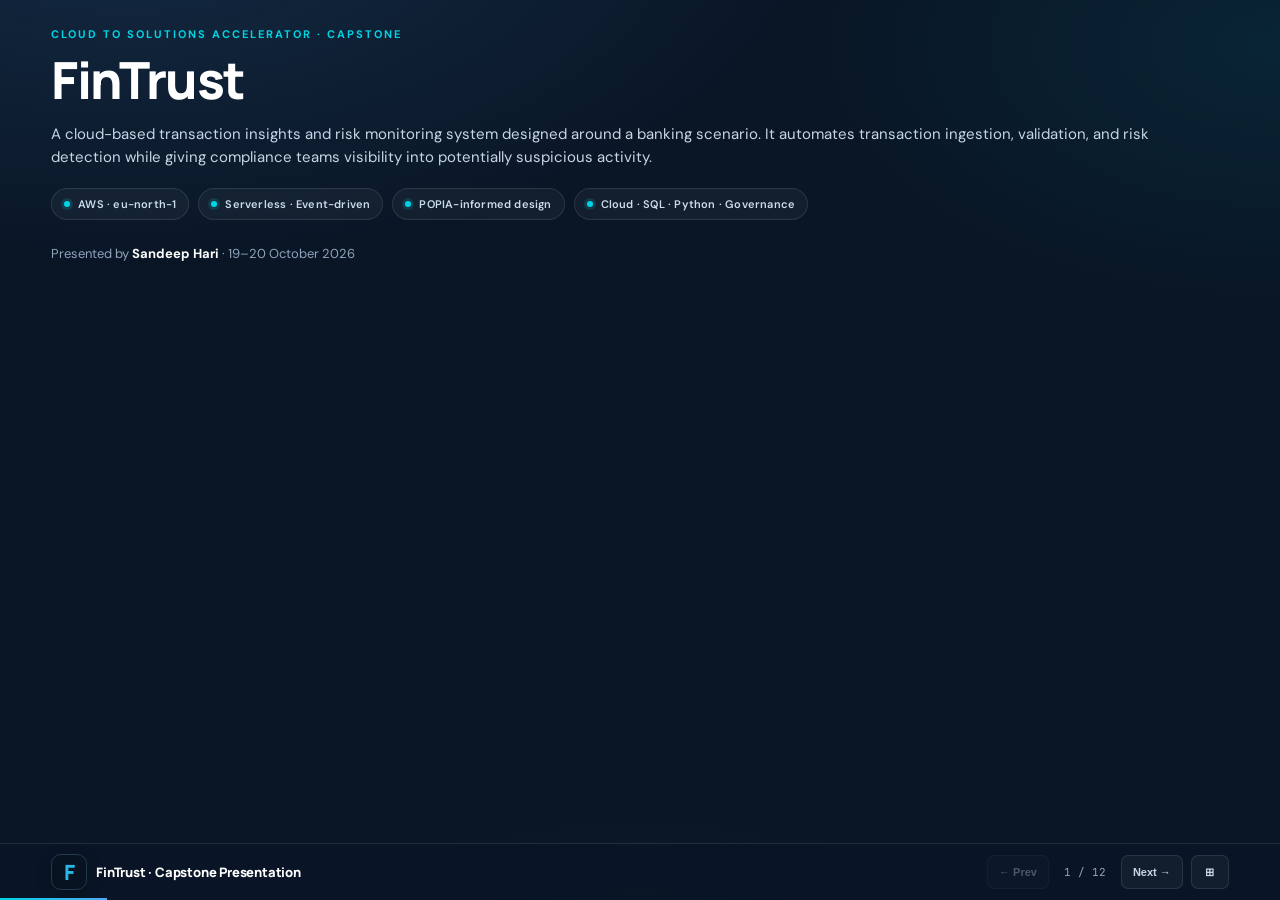
<file: docs/presentations/fintrust-presentation.html>
<!DOCTYPE html>
<html lang="en">
<head>
<meta charset="utf-8" />
<meta name="viewport" content="width=device-width, initial-scale=1" />
<title>FinTrust · Capstone Presentation</title>

<style>
@import url('https://fonts.googleapis.com/css2?family=DM+Sans:wght@400;500;600;700&family=Manrope:wght@400;500;600;700;800&family=JetBrains+Mono:wght@400;500;700&display=swap');

:root {
  --navy: #0A1626;
  --navy-2: #0F2036;
  --ink: #EAF1F9;
  --muted: #8FA3BC;
  --dim: #6B7E96;
  --border: rgb(255 255 255 / 10%);
  --border-strong: rgb(255 255 255 / 22%);
  --primary: #4FA8F5;
  --primary-deep: #0A60A8;
  --cyan: #00D4E4;
  --high: #FF6B6B;
  --medium: #F0B849;
  --low: #3ECFA5;
  --surface: rgb(255 255 255 / 4%);
  --surface-2: rgb(255 255 255 / 7%);
  --pad-x: clamp(28px, 4vw, 64px);
  --pad-y: clamp(24px, 3vh, 38px);
}

* { box-sizing: border-box; }

html, body {
  margin: 0;
  padding: 0;
  width: 100%;
  height: 100%;
  overflow: hidden;
  background: var(--navy);
  color: var(--ink);
  font-family: 'DM Sans', system-ui, -apple-system, sans-serif;
  -webkit-font-smoothing: antialiased;
  text-rendering: optimizeLegibility;
}

body::before {
  content: '';
  position: fixed;
  inset: 0;
  z-index: 0;
  background:
    radial-gradient(1200px 600px at 10% -10%, rgb(79 168 245 / 14%), transparent 60%),
    radial-gradient(900px 500px at 100% 5%, rgb(0 212 228 / 8%), transparent 55%),
    radial-gradient(800px 500px at 50% 120%, rgb(62 207 165 / 5%), transparent 60%);
  pointer-events: none;
}

.deck {
  position: relative;
  z-index: 1;
  height: 100vh;
  height: 100dvh;
  display: grid;
  grid-template-rows: minmax(0, 1fr) auto;
}

.stage {
  position: relative;
  min-height: 0;
  overflow: hidden;
}

.slide {
  position: absolute;
  inset: 0;
  display: flex;
  flex-direction: column;
  justify-content: flex-start;
  padding: var(--pad-y) var(--pad-x);
  opacity: 0;
  transform: translateX(40px);
  transition:
    opacity 340ms ease,
    transform 340ms cubic-bezier(0.2, 0.7, 0.2, 1);
  pointer-events: none;
  overflow-x: hidden;
  overflow-y: auto;
  scrollbar-width: thin;
  scrollbar-color: #40536b transparent;
}

.slide.active {
  opacity: 1;
  transform: translateX(0);
  pointer-events: auto;
}

.slide.leaving-left {
  transform: translateX(-40px);
}

.slide-inner {
  width: 100%;
  max-width: 1440px;
  margin: 0 auto;
  padding-bottom: 18px;
}

.eyebrow {
  margin: 0 0 10px;
  color: var(--cyan);
  font-size: 11px;
  font-weight: 700;
  letter-spacing: 2px;
  text-transform: uppercase;
}

h1 {
  margin: 0 0 16px;
  font-family: 'Manrope', sans-serif;
  font-size: clamp(38px, 4vw, 54px);
  font-weight: 800;
  letter-spacing: -1.4px;
  line-height: 1.1;
  color: #fff;
  overflow-wrap: anywhere;
}

h1.small {
  font-size: clamp(32px, 3.2vw, 44px);
  letter-spacing: -1px;
  line-height: 1.12;
}

h2 {
  margin: 0 0 14px;
  font-family: 'Manrope', sans-serif;
  font-size: clamp(21px, 2vw, 27px);
  font-weight: 800;
  letter-spacing: -0.5px;
  color: #fff;
  line-height: 1.2;
}

h3 {
  margin: 0 0 8px;
  font-family: 'Manrope', sans-serif;
  font-size: 15px;
  font-weight: 800;
  color: #fff;
  letter-spacing: -0.1px;
  line-height: 1.3;
}

.lede {
  margin: 0 0 20px;
  max-width: 1100px;
  color: #C7D5E5;
  font-size: clamp(15px, 1.15vw, 17px);
  line-height: 1.5;
}

.sub {
  margin: 0;
  max-width: 1100px;
  color: var(--muted);
  font-size: 13px;
  line-height: 1.5;
}

code, .mono {
  font-family: 'JetBrains Mono', monospace;
  font-size: 0.9em;
  letter-spacing: -0.2px;
}

code {
  padding: 2px 6px;
  border-radius: 5px;
  background: rgb(255 255 255 / 7%);
  color: #D8E8FB;
}

.pill-row {
  display: flex;
  flex-wrap: wrap;
  gap: 9px;
  margin: 0 0 24px;
}

.pill {
  display: inline-flex;
  align-items: center;
  gap: 8px;
  padding: 8px 12px;
  border: 1px solid var(--border);
  border-radius: 20px;
  background: var(--surface);
  color: #CDDCEC;
  font-size: 11px;
  font-weight: 600;
  letter-spacing: 0.2px;
}

.pill::before {
  content: '';
  width: 6px;
  height: 6px;
  border-radius: 50%;
  background: var(--cyan);
  box-shadow: 0 0 0 3px rgb(0 212 228 / 15%);
}

.grid-2 {
  display: grid;
  grid-template-columns: repeat(2, minmax(0, 1fr));
  gap: 14px;
  margin-top: 10px;
}

.grid-3 {
  display: grid;
  grid-template-columns: repeat(3, minmax(0, 1fr));
  gap: 14px;
  margin-top: 10px;
}

.grid-4 {
  display: grid;
  grid-template-columns: repeat(4, minmax(0, 1fr));
  gap: 14px;
  margin-top: 10px;
}

.panel {
  min-width: 0;
  padding: 17px 19px;
  border: 1px solid var(--border);
  border-radius: 11px;
  background: var(--surface);
}

.panel.highlight {
  background: linear-gradient(180deg, rgb(79 168 245 / 10%), rgb(79 168 245 / 3%));
  border-color: rgb(79 168 245 / 25%);
}

.panel.success {
  background: linear-gradient(180deg, rgb(62 207 165 / 10%), rgb(62 207 165 / 3%));
  border-color: rgb(62 207 165 / 25%);
}

.panel-eyebrow {
  margin: 0 0 8px;
  color: var(--cyan);
  font-size: 10px;
  font-weight: 700;
  letter-spacing: 1.4px;
  text-transform: uppercase;
}

.panel.success .panel-eyebrow { color: var(--low); }

.panel p {
  margin: 0;
  color: #C5D5E8;
  font-size: 13px;
  line-height: 1.5;
}

.panel p + p { margin-top: 9px; }

.metric {
  min-width: 0;
  padding: 17px 18px;
  border: 1px solid var(--border);
  border-radius: 11px;
  background: var(--surface);
}

.metric .label {
  margin: 0 0 10px;
  color: var(--muted);
  font-size: 11px;
  font-weight: 600;
  letter-spacing: 0.6px;
  text-transform: uppercase;
}

.metric .value {
  margin: 0;
  font-family: 'Manrope', sans-serif;
  font-size: 32px;
  font-weight: 800;
  letter-spacing: -0.8px;
  color: #fff;
  line-height: 1;
  overflow-wrap: anywhere;
}

.metric .value.high { color: var(--high); }
.metric .value.medium { color: var(--medium); }
.metric .value.low { color: var(--low); }

.metric .note {
  margin: 9px 0 0;
  color: var(--muted);
  font-size: 11px;
  line-height: 1.45;
}

ul.bullets {
  list-style: none;
  margin: 0;
  padding: 0;
  display: flex;
  flex-direction: column;
  gap: 8px;
}

ul.bullets li {
  position: relative;
  padding-left: 19px;
  color: #D6E1EE;
  font-size: 12.5px;
  line-height: 1.5;
  overflow-wrap: anywhere;
}

ul.bullets li::before {
  content: '';
  position: absolute;
  left: 0;
  top: 7px;
  width: 6px;
  height: 6px;
  border-radius: 2px;
  background: var(--cyan);
  box-shadow: 0 0 0 3px rgb(0 212 228 / 12%);
}

ul.bullets li strong {
  color: #fff;
  font-weight: 700;
}

.panel.success ul.bullets li::before {
  background: var(--low);
  box-shadow: 0 0 0 3px rgb(62 207 165 / 12%);
}

.tier-table {
  width: 100%;
  border-collapse: collapse;
  font-size: 12px;
  margin-top: 8px;
}

.tier-table th {
  text-align: left;
  padding: 8px 10px;
  color: var(--muted);
  font-size: 10px;
  font-weight: 700;
  letter-spacing: 1px;
  text-transform: uppercase;
  border-bottom: 1px solid var(--border);
}

.tier-table td {
  padding: 8px 10px;
  border-bottom: 1px solid var(--border);
  color: #DCE6F2;
  font-family: 'JetBrains Mono', monospace;
  font-size: 11px;
}

.tier-table td:first-child {
  font-family: 'DM Sans', sans-serif;
  color: #fff;
  font-weight: 600;
}

.tag-safe,
.tag-excluded {
  display: inline-block;
  padding: 3px 9px;
  border-radius: 10px;
  font-family: 'DM Sans', sans-serif;
  font-size: 10px;
  font-weight: 700;
  letter-spacing: 0.3px;
}

.tag-safe { background: rgb(62 207 165 / 15%); color: #6FE6BF; }
.tag-excluded { background: rgb(255 107 107 / 15%); color: #FF9A9A; }

.navbar {
  position: relative;
  z-index: 2;
  display: flex;
  align-items: center;
  justify-content: space-between;
  gap: 12px;
  padding: 10px var(--pad-x);
  border-top: 1px solid var(--border);
  background: rgb(10 22 38 / 92%);
  backdrop-filter: blur(12px);
}

.brand {
  display: flex;
  align-items: center;
  gap: 9px;
  font-family: 'Manrope', sans-serif;
  font-size: 13px;
  font-weight: 800;
  letter-spacing: -0.2px;
  color: #fff;
  min-width: 0;
}

.brand-mark {
  display: grid;
  width: 36px;
  height: 36px;
  flex-shrink: 0;
  place-items: center;
  border-radius: 10px;
  background: #081321;
  border: 1px solid #24384e;
  color: #27b8e8;
  font-family: 'Manrope', sans-serif;
  font-size: 21px;
  font-weight: 800;
  box-shadow: 0 5px 16px rgb(0 0 0 / 18%);
}

.brand-text {
  overflow: hidden;
  text-overflow: ellipsis;
  white-space: nowrap;
}

.nav-controls {
  display: flex;
  align-items: center;
  gap: 8px;
  flex-shrink: 0;
}

.nav-button {
  display: inline-flex;
  align-items: center;
  justify-content: center;
  min-width: 38px;
  height: 34px;
  padding: 0 11px;
  border: 1px solid var(--border);
  border-radius: 7px;
  background: var(--surface);
  color: #C7D5E5;
  font-size: 11px;
  font-weight: 600;
  cursor: pointer;
  transition: background 140ms ease, border-color 140ms ease, color 140ms ease;
}

.nav-button:hover:not(:disabled) {
  border-color: var(--border-strong);
  background: var(--surface-2);
  color: #fff;
}

.nav-button:disabled { opacity: 0.35; cursor: not-allowed; }

.nav-counter {
  font-family: 'JetBrains Mono', monospace;
  font-size: 11px;
  color: var(--muted);
  padding: 0 5px;
  min-width: 56px;
  text-align: center;
}

.progress {
  position: absolute;
  bottom: 0;
  left: 0;
  height: 2px;
  background: linear-gradient(90deg, var(--cyan), var(--primary));
  transition: width 340ms ease;
}

.overview {
  position: fixed;
  inset: 0;
  z-index: 100;
  display: none;
  grid-template-columns: repeat(auto-fit, minmax(220px, 1fr));
  gap: 14px;
  padding: 45px clamp(20px, 5vw, 64px);
  background: rgb(6 14 26 / 96%);
  backdrop-filter: blur(12px);
  overflow-y: auto;
}

.overview.open { display: grid; }

.overview-head {
  grid-column: 1 / -1;
  display: flex;
  justify-content: space-between;
  align-items: center;
  margin-bottom: 10px;
}

.overview-head h2 {
  margin: 0;
  font-size: 20px;
  letter-spacing: -0.4px;
}

.overview-close {
  padding: 7px 13px;
  border: 1px solid var(--border);
  border-radius: 8px;
  background: var(--surface);
  color: #C7D5E5;
  font-size: 12px;
  font-weight: 600;
  cursor: pointer;
}

.overview-card {
  padding: 15px 16px 17px;
  border: 1px solid var(--border);
  border-radius: 10px;
  background: var(--surface);
  text-align: left;
  cursor: pointer;
  transition: background 160ms ease, border-color 160ms ease, transform 160ms ease;
}

.overview-card:hover {
  background: var(--surface-2);
  border-color: var(--border-strong);
  transform: translateY(-2px);
}

.overview-card .num {
  font-family: 'JetBrains Mono', monospace;
  font-size: 10px;
  color: var(--muted);
  margin-bottom: 8px;
  letter-spacing: 0.5px;
}

.overview-card .title {
  font-family: 'Manrope', sans-serif;
  font-size: 14px;
  font-weight: 700;
  color: #fff;
  line-height: 1.3;
}

.overview-card.current {
  border-color: var(--primary);
  background: linear-gradient(180deg, rgb(79 168 245 / 12%), rgb(79 168 245 / 3%));
}

.hint {
  position: fixed;
  bottom: 62px;
  left: 50%;
  transform: translateX(-50%);
  z-index: 3;
  padding: 8px 13px;
  border: 1px solid var(--border);
  border-radius: 20px;
  background: rgb(15 32 54 / 92%);
  backdrop-filter: blur(10px);
  color: #B8C8DB;
  font-size: 11px;
  font-weight: 600;
  letter-spacing: 0.2px;
  animation: hint-fade 7s ease forwards;
  pointer-events: none;
}

.hint kbd {
  display: inline-block;
  padding: 2px 6px;
  margin: 0 2px;
  border: 1px solid var(--border);
  border-radius: 5px;
  background: var(--surface);
  font-family: 'JetBrains Mono', monospace;
  font-size: 10px;
  color: #fff;
}

@keyframes hint-fade {
  0%, 70% { opacity: 1; }
  100% { opacity: 0; }
}

/* Shorter screens: retain readable text while tightening spacing. */
@media (max-height: 850px) {
  :root {
    --pad-y: 20px;
  }

  .slide-inner { padding-bottom: 12px; }
  .grid-2, .grid-3, .grid-4 {
    gap: 11px;
    margin-top: 8px;
  }

  .panel { padding: 14px 16px; }
  ul.bullets { gap: 6px; }
  .lede { margin-bottom: 14px; }
  .panel p { line-height: 1.42; }
}

/* Smaller laptop screens */
@media (max-height: 700px) and (min-width: 641px) {
  :root {
    --pad-y: 14px;
    --pad-x: 28px;
  }

  h1.small { font-size: clamp(29px, 3vw, 38px); }
  .eyebrow { margin-bottom: 7px; }
  .lede { font-size: 14px; margin-bottom: 11px; }
  .panel { padding: 11px 13px; }
  .panel p { font-size: 12px; }
  ul.bullets li { font-size: 11.5px; }
  .grid-2, .grid-3, .grid-4 { gap: 9px; margin-top: 7px; }
}

@media (max-width: 1100px) {
  .grid-2, .grid-3, .grid-4 {
    grid-template-columns: repeat(2, minmax(0, 1fr));
  }
}

@media (max-width: 640px) {
  .grid-2, .grid-3, .grid-4 {
    grid-template-columns: 1fr;
  }

  h1, h1.small { font-size: 30px; }
  .lede { font-size: 14px; }
  .panel p { font-size: 13px; }
  ul.bullets li { font-size: 12px; }

  .slide { padding: 18px; }
  .hint { display: none; }
  .navbar { gap: 6px; padding: 8px 12px; }
  .brand-text { max-width: 100px; }
  .nav-controls { gap: 4px; }
  .nav-button { padding: 0 7px; }
  .nav-counter { min-width: 43px; }
}

@media (prefers-reduced-motion: reduce) {
  .slide { transition: opacity 120ms ease; transform: none !important; }
}
</style>
</head>

<body>
<div class="deck">
<div class="stage" id="stage">

<!-- SLIDE 1 — TITLE -->
<section class="slide active" data-title="Title">
<div class="slide-inner">
<p class="eyebrow">CLOUD TO SOLUTIONS ACCELERATOR · CAPSTONE</p>
<h1>FinTrust</h1>
<p class="lede">
A cloud-based transaction insights and risk monitoring system
designed around a banking scenario. It automates transaction
ingestion, validation, and risk detection while giving compliance
teams visibility into potentially suspicious activity.
</p>
<div class="pill-row">
<span class="pill">AWS · eu-north-1</span>
<span class="pill">Serverless · Event-driven</span>
<span class="pill">POPIA-informed design</span>
<span class="pill">Cloud · SQL · Python · Governance</span>
</div>
<p class="sub">
Presented by <strong style="color:#fff;">Sandeep Hari</strong>
· 19–20 October 2026
</p>
</div>
</section>

<!-- SLIDE 2 — BUSINESS PROBLEM -->
<section class="slide" data-title="Business problem">
<div class="slide-inner">
<p class="eyebrow">01 · BUSINESS PROBLEM</p>
<h1 class="small">Manual transaction review doesn't scale</h1>
<p class="lede">
In a banking environment, transaction exports need to be processed
consistently and reviewed for potential risk. When this depends
heavily on manual checks, validation, investigation, and reporting
become harder to manage.
</p>
<div class="grid-3">
<div class="panel">
<p class="panel-eyebrow">The challenge</p>
<h3>Manual processing</h3>
<p>
Transaction data arrives in flat files. Analysts need to
inspect records, identify suspicious activity, and organise
information for further investigation.
</p>
</div>
<div class="panel">
<p class="panel-eyebrow">Business impact</p>
<h3>Inconsistent visibility</h3>
<p>
Manual checks can be difficult to repeat and audit. Without
structured validation and recorded rule outcomes, it is harder
to trace why a transaction was flagged.
</p>
</div>
<div class="panel highlight">
<p class="panel-eyebrow">The requirement</p>
<h3>Automate the transaction flow</h3>
<p>
Build an event-driven system that validates transactions,
applies risk rules, stores results, exposes a secure REST API,
and produces alerts and monthly reports.
</p>
</div>
</div>
<p class="sub" style="margin-top:16px;">
The goal is to support compliance and fraud teams with more
consistent information. The system supports investigation; it
does not replace analyst judgement.
</p>
</div>
</section>

<!-- SLIDE 3 — SOLUTION -->
<section class="slide" data-title="Solution">
<div class="slide-inner">
<p class="eyebrow">02 · SOLUTION</p>
<h1 class="small">An event-driven serverless platform</h1>
<p class="lede">
CSV uploads move through validation, asynchronous processing,
risk scoring, and persistence. Results are made available to
compliance through an API, dashboard, alerts, and reporting.
</p>

<div class="grid-4">
<div class="panel">
<p class="panel-eyebrow">Ingest</p>
<h3>CSV to S3</h3>
<p>
The upload endpoint stores the incoming file in the S3 raw
area. The ingest Lambda validates and sanitises transaction
rows. Invalid records are sent to quarantine.
</p>
</div>
<div class="panel">
<p class="panel-eyebrow">Process</p>
<h3>Queue and score</h3>
<p>
Step Functions orchestrates the upload workflow and tracks
its execution. Valid records are placed on SQS FIFO, which
decouples ingestion from scoring. The score Lambda applies
the configured HIGH_AMOUNT, HIGH_VELOCITY, and CROSS_BORDER rules.
</p>
</div>
<div class="panel">
<p class="panel-eyebrow">Store</p>
<h3>RDS + DynamoDB</h3>
<p>
RDS PostgreSQL stores the structured transaction ledger.
DynamoDB supports key-based access to risk scores and
transaction events.
</p>
</div>
<div class="panel">
<p class="panel-eyebrow">Serve</p>
<h3>API, alerts, reports</h3>
<p>
API Gateway exposes the query API. SES supports email alerts
for HIGH-risk results. EventBridge schedules the monthly
reporting Lambda.
</p>
</div>
</div>

<div class="grid-2" style="margin-top:14px;">
<div class="panel highlight">
<p class="panel-eyebrow">Why asynchronous processing?</p>
<h3>Loose coupling</h3>
<p>
The upload request does not need to wait for every transaction
to be scored and stored. Step Functions coordinates the upload
workflow, while SQS separates ingestion from scoring. Each stage
can process work independently, helping absorb bursts of incoming
transactions without requiring the upload endpoint to perform
all processing at once.
</p>
</div>
<div class="panel">
<p class="panel-eyebrow">Important API behaviour</p>
<h3>HTTP 202 means accepted</h3>
<p>
The upload endpoint acknowledges that processing has been
accepted. The dashboard checks backend processing status.
It only shows completion after the records have been persisted.
This separates a successful upload acknowledgement from
successful completion of the processing workflow.
</p>
</div>
</div>
</div>
</section>

<!-- SLIDE 4 — AWS SERVICES EXPLAINED -->
<section class="slide" data-title="AWS services explained">
<div class="slide-inner">
<p class="eyebrow">03 · CLOUD ARCHITECTURE</p>
<h1 class="small">The AWS services behind the system</h1>
<p class="lede">
Each service has a specific responsibility. Together, they provide
storage, processing, communication, security, and monitoring.
</p>

<div class="grid-3">
<div class="panel">
<p class="panel-eyebrow">Storage and databases</p>
<h3>Where the data lives</h3>
<ul class="bullets">
<li><strong>Amazon S3:</strong> Object storage for uploaded CSVs, processed data, quarantine records, and reports.</li>
<li><strong>Amazon RDS:</strong> Managed PostgreSQL database for the structured transaction ledger.</li>
<li><strong>Amazon DynamoDB:</strong> NoSQL database for fast key-based access to risk data and events.</li>
<li><strong>S3 Glacier storage classes:</strong> Lower-cost archival options within S3 for data that needs longer-term storage.</li>
</ul>
</div>

<div class="panel">
<p class="panel-eyebrow">Processing and integration</p>
<h3>How work moves</h3>
<ul class="bullets">
<li><strong>AWS Lambda:</strong> Runs application code when an event or request triggers it.</li>
<li><strong>AWS Step Functions:</strong> Orchestrates the upload workflow and tracks execution across processing steps.</li>
<li><strong>Amazon SQS FIFO:</strong> Separates ingestion from scoring and supports ordered processing within message groups.</li>
<li><strong>Dead-letter queue:</strong> Isolates messages that repeatedly fail processing so they can be inspected.</li>
<li><strong>API Gateway:</strong> The controlled front door for the REST API, including API key and usage-plan controls.</li>
<li><strong>EventBridge:</strong> Triggers scheduled work, including monthly reporting.</li>
</ul>
</div>

<div class="panel">
<p class="panel-eyebrow">Security and operations</p>
<h3>How the system is controlled</h3>
<ul class="bullets">
<li><strong>IAM:</strong> Controls which users and services can perform specific actions.</li>
<li><strong>VPC:</strong> Provides the network boundary for private resources such as RDS.</li>
<li><strong>VPC endpoints:</strong> Provide private connectivity to supported AWS services without routing through a NAT Gateway.</li>
<li><strong>SSM Parameter Store:</strong> Stores application configuration and protected parameters.</li>
<li><strong>CloudWatch:</strong> Collects logs, metrics, and alarms.</li>
<li><strong>X-Ray:</strong> Helps trace requests across supported application components.</li>
<li><strong>SES:</strong> Sends email notifications.</li>
</ul>
</div>
</div>

<div class="grid-2" style="margin-top:14px;">
<div class="panel highlight">
<p class="panel-eyebrow">Relational database</p>
<h3>Why RDS PostgreSQL?</h3>
<p>
PostgreSQL stores the structured transaction ledger and its
relationships. Customers, accounts, transactions, risk events,
and alerts can be queried together using SQL. Relational
constraints help maintain data integrity, while SQL supports
reporting, investigation, and audit queries.
</p>
</div>
<div class="panel">
<p class="panel-eyebrow">NoSQL database</p>
<h3>Why DynamoDB?</h3>
<p>
DynamoDB complements PostgreSQL by supporting fast key-based
access to risk scores and transaction event information.
It is suited to predictable lookup patterns where an item
can be retrieved directly using its key, rather than
performing relational joins across the transaction ledger.
</p>
</div>
</div>

<p class="sub" style="margin-top:14px;">
A useful distinction: API Gateway and Lambda provide the deployed
AWS query API. FastAPI, SQLAlchemy, and Python are application
technologies used in the project. PostgreSQL is the database
engine managed through Amazon RDS.
</p>
</div>
</section>

<!-- SLIDE 5 — KEY ACHIEVEMENTS -->
<section class="slide" data-title="Key achievements">
<div class="slide-inner">
<p class="eyebrow">04 · KEY ACHIEVEMENTS</p>
<h1 class="small">What the system delivers</h1>
<div class="grid-4">
<div class="metric">
<p class="label">Pipeline</p>
<p class="value">6</p>
<p class="note">Main stages from upload through to alerting</p>
</div>
<div class="metric">
<p class="label">Risk rules</p>
<p class="value">3</p>
<p class="note">Explainable rules for transaction risk detection</p>
</div>
<div class="metric">
<p class="label">Python modules</p>
<p class="value">10</p>
<p class="note">A structured package covering core responsibilities</p>
</div>
<div class="metric">
<p class="label">Core pillars</p>
<p class="value">4</p>
<p class="note">Cloud, SQL, Python, and Data Management & Governance</p>
</div>
</div>

<div class="grid-2" style="margin-top:16px;">
<div class="panel success">
<p class="panel-eyebrow">System capabilities</p>
<h3>End-to-end functionality</h3>
<ul class="bullets" style="margin-top:8px;">
<li>CSV upload and ingestion workflow</li>
<li>Row-level validation and invalid-record quarantine</li>
<li>Upload workflow orchestration through Step Functions</li>
<li>Asynchronous scoring through SQS FIFO</li>
<li>RDS PostgreSQL and DynamoDB persistence</li>
<li>REST API access to transaction information</li>
<li>Risk-based email alerting through SES</li>
<li>Monthly report generation to S3</li>
<li>Compliance dashboard using backend data</li>
</ul>
</div>
<div class="panel">
<p class="panel-eyebrow">Engineering and operations</p>
<h3>Supporting controls</h3>
<ul class="bullets" style="margin-top:8px;">
<li>IAM roles scoped to individual workloads</li>
<li>SSM Parameter Store for application configuration</li>
<li>Private RDS networking and security group restrictions</li>
<li>CloudWatch logs, metrics, and alarms</li>
<li>X-Ray tracing where configured</li>
<li>Automated tests using pytest and moto</li>
<li>GitHub Actions CI workflow</li>
<li>Technical and governance documentation</li>
</ul>
</div>
</div>

<p class="sub" style="margin-top:14px;">
The repository, deployed AWS resources, automated test results,
and supporting documentation provide a traceable view of how
the system's capabilities are implemented.
</p>
</div>
</section>

<!-- SLIDE 6 — KEY FUNCTIONALITIES -->
<section class="slide" data-title="Key functionalities">
<div class="slide-inner">
<p class="eyebrow">05 · KEY FUNCTIONALITIES</p>
<h1 class="small">What the user can do</h1>
<div class="grid-3">
<div class="panel">
<p class="panel-eyebrow">Upload and ingest</p>
<h3>CSV upload</h3>
<p>
Upload a transaction CSV through the dashboard. The backend
accepts the request, stores the file, and starts asynchronous
processing.
</p>
</div>
<div class="panel">
<p class="panel-eyebrow">Data quality</p>
<h3>Validation and quarantine</h3>
<p>
The ingestion process checks incoming records, validates
required fields and data types, sanitises values, and separates
invalid rows so they can be investigated or corrected.
</p>
</div>
<div class="panel">
<p class="panel-eyebrow">Risk scoring</p>
<h3>Explainable classifications</h3>
<p>
Transactions are checked against three named rules. The
resulting classification and rule flags provide a traceable
explanation for the risk outcome.
</p>
</div>
<div class="panel">
<p class="panel-eyebrow">Compliance view</p>
<h3>Live dashboard</h3>
<p>
The Overview screen provides a system-level summary, including
transaction activity and risk distribution. Risk Monitoring
provides a more detailed view of transactions and their
classifications for investigation.
</p>
</div>
<div class="panel">
<p class="panel-eyebrow">Alerting</p>
<h3>Automated notifications</h3>
<p>
The alerting component sends an SES email when a transaction
meets the HIGH-risk notification condition, subject to the
configured email environment.
</p>
</div>
<div class="panel">
<p class="panel-eyebrow">Reporting</p>
<h3>Monthly analytics</h3>
<p>
The reporting component uses SQL analytics and an EventBridge
schedule to generate monthly CSV and JSON report outputs in S3.
These reports provide a consolidated view of transaction
activity and risk information over the reporting period.
</p>
</div>
</div>

<div class="panel highlight" style="margin-top:14px;">
<p class="panel-eyebrow">Initial risk rules</p>
<div class="grid-3">
<div>
<h3>HIGH_AMOUNT</h3>
<p>Transaction amount greater than R50,000.</p>
</div>
<div>
<h3>HIGH_VELOCITY</h3>
<p>More than 10 transactions within one hour.</p>
</div>
<div>
<h3>CROSS_BORDER</h3>
<p>Transaction meets the configured cross-border condition.</p>
</div>
</div>
</div>

<div class="panel" style="margin-top:12px;">
<p class="panel-eyebrow">Example risk scenario</p>
<h3>A R51,000 transaction</h3>
<p>
Consider a customer making a R51,000 purchase. Because the
transaction exceeds the configured R50,000 threshold, the
HIGH_AMOUNT rule is triggered. FinTrust records the rule outcome
alongside the transaction, making the reason for the flag
visible to compliance users. The transaction is highlighted
for investigation rather than automatically treated as fraud.
</p>
</div>
</div>
</section>

<!-- SLIDE 7 — FOUR PILLARS -->
<section class="slide" data-title="Four pillars">
<div class="slide-inner">
<p class="eyebrow">06 · FOUR PILLARS</p>
<h1 class="small">Four pillars, one coherent system</h1>
<p class="lede">
The project brings together four learning streams. Each pillar
contributes a different part of the solution, from the cloud
infrastructure to the way transaction data is managed.
</p>
<div class="grid-4">
<div class="panel highlight">
<p class="panel-eyebrow">Pillar 1 · Cloud</p>
<h3>AWS Architecture</h3>
<p>
Serverless and event-driven architecture using AWS services
selected for resilience, security, performance, and cost.
Includes IAM, VPC networking, queues, workflow orchestration,
monitoring, storage, and API integration.
</p>
</div>
<div class="panel highlight">
<p class="panel-eyebrow">Pillar 2 · SQL</p>
<h3>Data Modelling</h3>
<p>
A relational schema designed around customers, accounts,
transactions, risk events, and alerts. Includes normalisation,
constraints, indexes, relationships, and analytical queries.
</p>
</div>
<div class="panel highlight">
<p class="panel-eyebrow">Pillar 3 · Python</p>
<h3>Application Development</h3>
<p>
A ten-module Python package covering configuration, database
access, DynamoDB, models, validation, ingestion, scoring,
alerting, querying, and reporting.
</p>
</div>
<div class="panel highlight">
<p class="panel-eyebrow">Pillar 4 · Data Management & Governance</p>
<h3>Data Governance</h3>
<p>
POPIA-informed data classification, data quality, lifecycle
management, migration strategy, and a governance risk register
with proposed controls. This pillar addresses how information
is collected, validated, protected, retained, and used
responsibly throughout the system.
</p>
</div>
</div>

<div class="grid-2" style="margin-top:14px;">
<div class="panel">
<p class="panel-eyebrow">Networking decision</p>
<h3>Why no NAT Gateway?</h3>
<p>
The architecture excludes a NAT Gateway to avoid its hourly
and data-processing charges. RDS remains in private subnets.
Lambda functions that require database access connect through
the VPC with security-group rules restricted to the required
database port and destination.
</p>
</div>
<div class="panel">
<p class="panel-eyebrow">Private AWS connectivity</p>
<h3>VPC endpoints</h3>
<p>
VPC endpoints provide private paths to supported AWS services,
including S3, SSM, and SQS. This reduces the need for public
internet routing for those service interactions.
</p>
</div>
</div>
</div>
</section>

<!-- SLIDE 8 — DATA FLOW -->
<section class="slide" data-title="Data flow">
<div class="slide-inner">
<p class="eyebrow">07 · DATA FLOW</p>
<h1 class="small">Upload to alert, in six stages</h1>

<div class="grid-3" style="margin-top:14px;">
<div class="panel">
<p class="panel-eyebrow">01 · Upload</p>
<h3>API Gateway, S3 and Step Functions</h3>
<p>
The upload endpoint accepts the request and stores the CSV in
the raw S3 area. Step Functions coordinates the upload workflow
and tracks its execution. The API responds with HTTP 202 Accepted
while processing continues.
</p>
</div>
<div class="panel">
<p class="panel-eyebrow">02 · Ingest</p>
<h3>ingest.py</h3>
<p>
The ingestion Lambda reads the file, validates and sanitises
rows, and sends invalid records to the quarantine area.
Valid records continue to the processing queue.
</p>
</div>
<div class="panel">
<p class="panel-eyebrow">03 · Queue</p>
<h3>SQS FIFO</h3>
<p>
Valid transactions are sent to the FIFO queue. Message groups
support ordered processing for the configured account key.
A dead-letter queue provides a failure-isolation path for
messages that repeatedly fail processing.
</p>
</div>
<div class="panel">
<p class="panel-eyebrow">04 · Score</p>
<h3>score.py</h3>
<p>
The scoring Lambda consumes queued records and applies the
three configured risk rules to produce a risk result.
The result includes the applicable rule flags, supporting
traceability of the classification.
</p>
</div>
<div class="panel">
<p class="panel-eyebrow">05 · Store</p>
<h3>RDS + DynamoDB</h3>
<p>
Transaction records are persisted in PostgreSQL. Risk scores
and event information are written to DynamoDB for the
configured key-based lookup patterns. The two databases
serve complementary access requirements.
</p>
</div>
<div class="panel">
<p class="panel-eyebrow">06 · Alert</p>
<h3>alert.py and SES</h3>
<p>
The alerting component evaluates the risk result and sends
the configured email notification for HIGH-risk activity.
This gives the relevant users an additional notification
channel alongside the dashboard.
</p>
</div>
</div>

<div class="grid-2" style="margin-top:14px;">
<div class="panel">
<p class="panel-eyebrow">Query path</p>
<h3>API Gateway → query.py</h3>
<p>
API Gateway routes supported REST requests to the query
Lambda. The handler retrieves information from the database
layer and returns the API response to the dashboard or API
consumer. This path supports transaction lookup and the
dashboard's data views.
</p>
</div>
<div class="panel">
<p class="panel-eyebrow">Reporting path</p>
<h3>EventBridge → report.py → S3</h3>
<p>
EventBridge triggers the monthly reporting Lambda. The
reporting process runs the required SQL analytics and writes
the generated report files to S3. This separates scheduled
reporting from the real-time transaction processing path.
</p>
</div>
</div>

<p class="sub" style="margin-top:14px;">
Step Functions coordinates the upload workflow. SQS is the
boundary between ingestion and scoring. Messages that repeatedly
fail can be isolated through the configured dead-letter queue
for investigation and controlled recovery.
</p>
</div>
</section>

<!-- SLIDE 9 — SYSTEM OPERATION -->
<section class="slide" data-title="System operation">
<div class="slide-inner">
<p class="eyebrow">08 · SYSTEM OPERATION</p>
<h1 class="small">The system in operation</h1>
<p class="lede">
FinTrust connects the transaction-processing backend with a
compliance dashboard, providing visibility from file ingestion
through to persisted transaction results, risk classifications,
notifications, and reports.
</p>

<div class="grid-4">
<div class="metric">
<p class="label">Query endpoint</p>
<p class="value mono" style="font-size:16px;letter-spacing:0;color:#4FA8F5;margin-top:4px;">
/prod/transactions
</p>
<p class="note">API Gateway · eu-north-1</p>
</div>
<div class="metric">
<p class="label">Query handler</p>
<p class="value mono" style="font-size:16px;letter-spacing:0;color:#4FA8F5;margin-top:4px;">
query.py
</p>
<p class="note">Lambda · database access</p>
</div>
<div class="metric">
<p class="label">Upload endpoint</p>
<p class="value mono" style="font-size:16px;letter-spacing:0;color:#4FA8F5;margin-top:4px;">
POST /upload
</p>
<p class="note">Asynchronous response · HTTP 202</p>
</div>
<div class="metric">
<p class="label">Processing path</p>
<p class="value mono" style="font-size:16px;letter-spacing:0;color:#4FA8F5;margin-top:4px;">
S3 → Step Functions
</p>
<p class="note">Workflow orchestration</p>
</div>
</div>

<div class="grid-2" style="margin-top:14px;">
<div class="panel success">
<p class="panel-eyebrow">Compliance dashboard</p>
<h3>Transaction visibility</h3>
<ul class="bullets" style="margin-top:8px;">
<li><strong>Overview:</strong> Provides a system-level summary of transaction activity, volumes, and risk distribution.</li>
<li><strong>Risk Monitoring:</strong> Presents transaction-level information and classifications for more detailed investigation.</li>
<li><strong>CSV processing:</strong> Displays the backend processing status as transactions move through the processing stages.</li>
<li><strong>Transaction details:</strong> Makes risk classifications and triggered rule flags available for review.</li>
<li><strong>Reports:</strong> Provides access to generated reporting outputs, including downloadable CSV and JSON formats.</li>
</ul>
</div>
<div class="panel">
<p class="panel-eyebrow">Backend processing</p>
<h3>From upload to persisted results</h3>
<ul class="bullets" style="margin-top:8px;">
<li><strong>File received:</strong> The uploaded CSV is stored in the raw S3 area.</li>
<li><strong>Processing started:</strong> Step Functions coordinates the upload workflow.</li>
<li><strong>Data validation:</strong> Valid records continue while invalid records are separated into quarantine.</li>
<li><strong>Transactions queued:</strong> Valid transactions are passed to SQS FIFO for asynchronous processing.</li>
<li><strong>Risk assessment:</strong> The scoring component applies the configured risk rules.</li>
<li><strong>Results saved:</strong> Transaction and risk information is persisted in the relevant databases.</li>
</ul>
</div>
</div>

<div class="panel highlight" style="margin-top:14px;">
<p class="panel-eyebrow">Processing visibility and reliability</p>
<h3>Accepted, processed, and persisted are different states</h3>
<p>
The HTTP 202 response confirms that the upload request has been
accepted for processing. It does not mean that every transaction
has already been scored or saved. The dashboard obtains processing
status from the backend, allowing progress to reflect the actual
workflow. Completion is represented only after the results have
been persisted.
</p>
<p style="margin-top:7px;">
CloudWatch logs and metrics provide operational visibility into
the Lambda processing components, while Step Functions and SQS
help coordinate the workflow and separate transaction ingestion
from scoring. The API, database records, and generated reports
provide additional views of the system's outputs.
</p>
</div>
</div>
</section>

<!-- SLIDE 10 — GOVERNANCE & COST -->
<section class="slide" data-title="Governance & cost">
<div class="slide-inner">
<p class="eyebrow">09 · GOVERNANCE & COST</p>
<h1 class="small">Governance, security, and cost awareness</h1>
<p class="lede">
FinTrust considers how transaction data is protected, managed,
retained, and processed responsibly while keeping AWS costs under
control.
</p>

<div class="grid-3">
<div class="panel">
<p class="panel-eyebrow">Data governance</p>
<h3>POPIA-informed design</h3>
<ul class="bullets">
<li>Identifies personal, operational, and derived transaction information.</li>
<li>Uses validation and quarantine to manage data quality.</li>
<li>Applies access restrictions to sensitive resources.</li>
<li>Considers data lifecycle and retention requirements.</li>
</ul>
</div>

<div class="panel">
<p class="panel-eyebrow">Security controls</p>
<h3>Protecting the environment</h3>
<ul class="bullets">
<li><strong>IAM:</strong> Restricts access through scoped permissions.</li>
<li><strong>SSM:</strong> Stores application configuration and protected parameters.</li>
<li><strong>VPC:</strong> Keeps RDS within private networking.</li>
<li><strong>VPC endpoints:</strong> Provide private access to supported AWS services.</li>
</ul>
</div>

<div class="panel">
<p class="panel-eyebrow">Cost management</p>
<h3>Avoiding unnecessary costs</h3>
<ul class="bullets">
<li>No NAT Gateway, avoiding its hourly and data-processing charges.</li>
<li>Uses managed and serverless services where appropriate.</li>
<li>Considers AWS Free Tier allowances and available credits.</li>
<li>Billing and Cost Explorer support usage monitoring.</li>
</ul>
</div>
</div>

<div class="grid-2" style="margin-top:14px;">
<div class="panel">
<p class="panel-eyebrow">Data lifecycle</p>
<h3>Proposed retention periods</h3>
<ul class="bullets">
<li><strong>Hot:</strong> RDS operational data for 12 months.</li>
<li><strong>Warm:</strong> S3 storage for 3 years.</li>
<li><strong>Cold:</strong> S3 Glacier archival for 7 years.</li>
</ul>
<p style="margin-top:9px;">
These are proposed design periods. Final retention must be
confirmed against applicable legal and organisational requirements.
</p>
</div>

<div class="panel">
<p class="panel-eyebrow">Migration strategy</p>
<h3>Planning for legacy systems</h3>
<p>
The project evaluates AWS's 7 Rs migration strategies:
Retire, Retain, Rehost, Relocate, Repurchase, Replatform,
and Refactor.
</p>
<p style="margin-top:9px;">
AWS Application Migration Service is considered for suitable
server-based workloads. Transaction files follow the S3
ingestion and processing workflow.
</p>
</div>
</div>

<p class="sub" style="margin-top:14px;">
The focus is on responsible data handling, controlled access,
private connectivity, and awareness of ongoing AWS consumption.
</p>
</div>
</section>

<!-- SLIDE 11 — SQL AND PYTHON ENGINEERING -->
<section class="slide" data-title="SQL and Python engineering">
<div class="slide-inner">
<p class="eyebrow">10 · ENGINEERING FOUNDATIONS</p>
<h1 class="small">The SQL and Python behind FinTrust</h1>
<p class="lede">
SQL provides structured data storage and analysis, while Python
implements the validation, processing, and risk assessment logic.
</p>

<div class="grid-2">
<div class="panel highlight">
<p class="panel-eyebrow">SQL · PostgreSQL</p>
<h3>Structured data and reporting</h3>
<ul class="bullets">
<li>Relational tables for customers, accounts, transactions, risk events, and alerts.</li>
<li>Primary keys, foreign keys, constraints, and indexes support data integrity.</li>
<li>CTEs organise transaction and risk information for analysis.</li>
<li>Window functions support analytical reporting, including running balances.</li>
<li>Views and stored database logic support reusable queries and operations.</li>
</ul>
</div>

<div class="panel">
<p class="panel-eyebrow">Python · Application development</p>
<h3>Ten focused modules</h3>
<ul class="bullets">
<li><strong>Foundation:</strong> Configuration, database access, DynamoDB, and models.</li>
<li><strong>Data quality:</strong> Validation and ingestion.</li>
<li><strong>Risk processing:</strong> Scoring and alerting.</li>
<li><strong>Application access:</strong> Query handling and reporting.</li>
</ul>
<p style="margin-top:10px;">
Separating these responsibilities makes the application
easier to maintain, test, and extend.
</p>
</div>
</div>

<div class="grid-2" style="margin-top:14px;">
<div class="panel">
<p class="panel-eyebrow">Testing and quality</p>
<h3>Automated checks</h3>
<ul class="bullets">
<li>Pytest provides the automated testing framework.</li>
<li>Moto supports tests using mocked AWS services.</li>
<li>GitHub Actions runs the configured CI workflow.</li>
<li>Validation checks required fields, data types, formats, and invalid values.</li>
</ul>
</div>

<div class="panel success">
<p class="panel-eyebrow">Testing evidence</p>
<h3>500+ passing validator tests</h3>
<p>
The validator test suite collected and passed 500+ test cases.
This provides evidence that transaction validation rules
are being checked systematically.
</p>
<p style="margin-top:9px;">
Together, SQL, Python, and automated testing support
consistent data handling and traceable risk outcomes.
</p>
</div>
</div>
</div>
</section>

<!-- SLIDE 12 — CLOSE -->
<section class="slide" data-title="Close">
<div class="slide-inner">
<p class="eyebrow">11 · CLOSE</p>
<h1 class="small">Thank you</h1>
<p class="lede">
FinTrust brings together cloud architecture, relational and
NoSQL data storage, Python development, risk scoring, and data
governance in one transaction insights and risk monitoring system.
</p>

<div class="grid-2">
<div class="panel success">
<p class="panel-eyebrow">Delivered solution</p>
<h3>The system in summary</h3>
<ul class="bullets" style="margin-top:8px;">
<li>Event-driven transaction ingestion and validation</li>
<li>Upload workflow orchestration through Step Functions</li>
<li>Asynchronous scoring through SQS FIFO</li>
<li>Structured transaction ledger in PostgreSQL</li>
<li>Risk and event data in DynamoDB</li>
<li>REST API and compliance dashboard</li>
<li>Automated alerting and monthly reporting components</li>
<li>Monitoring, security, and governance documentation</li>
</ul>
</div>

<div class="panel">
<p class="panel-eyebrow">Future iterations</p>
<h3>Where the system could go next</h3>
<ul class="bullets" style="margin-top:8px;">
<li>Compliance workflows for manually flagging and resolving transactions.</li>
<li>Pre-signed S3 URLs for direct browser uploads.</li>
<li>Machine learning as an additional layer over the existing rule engine.</li>
<li>WebSocket push for more immediate dashboard updates.</li>
<li>Further resilience, recovery, and operational automation.</li>
</ul>
</div>
</div>

<p class="sub" style="margin-top:22px;font-size:13px;">
Questions welcome.
</p>
</div>
</section>

</div>

<nav class="navbar" aria-label="Presentation controls">
<div class="brand">
<span class="brand-mark">F</span>
<span class="brand-text">FinTrust · Capstone Presentation</span>
</div>

<div class="nav-controls">
<button class="nav-button" id="prevBtn" type="button" aria-label="Previous slide">← Prev</button>
<span class="nav-counter" id="counter">1 / 12</span>
<button class="nav-button" id="nextBtn" type="button" aria-label="Next slide">Next →</button>
<button class="nav-button" id="gridBtn" type="button" aria-label="Slide overview">⊞</button>
</div>

<div class="progress" id="progress" style="width:8.333%;"></div>
</nav>
</div>

<div class="overview" id="overview" role="dialog" aria-label="Slide overview">
<div class="overview-head">
<h2>All slides</h2>
<button class="overview-close" id="closeOverview" type="button">Close (Esc)</button>
</div>
</div>

<div class="hint" id="hint">
Navigate with <kbd>←</kbd> <kbd>→</kbd> · press <kbd>Esc</kbd> for all slides
</div>

<script>
(function () {
  const slides = Array.from(document.querySelectorAll('.slide'));
  const total = slides.length;
  let current = 0;

  const prevBtn = document.getElementById('prevBtn');
  const nextBtn = document.getElementById('nextBtn');
  const counter = document.getElementById('counter');
  const progress = document.getElementById('progress');
  const gridBtn = document.getElementById('gridBtn');
  const overview = document.getElementById('overview');
  const closeOverview = document.getElementById('closeOverview');

  slides.forEach((slide, i) => {
    const card = document.createElement('button');
    card.type = 'button';
    card.className = 'overview-card';

    const number = document.createElement('div');
    number.className = 'num';
    number.textContent = String(i + 1).padStart(2, '0');

    const title = document.createElement('div');
    title.className = 'title';
    title.textContent = slide.dataset.title || 'Untitled';

    card.appendChild(number);
    card.appendChild(title);

    card.addEventListener('click', () => {
      goTo(i);
      closeGrid();
    });

    overview.appendChild(card);
  });

  const cards = Array.from(document.querySelectorAll('.overview-card'));

  function goTo(index, direction) {
    if (index < 0 || index >= total || index === current) return;

    const previous = slides[current];
    const next = slides[index];
    const dir = direction || (index > current ? 1 : -1);

    previous.classList.remove('active');

    if (dir > 0) {
      previous.classList.add('leaving-left');
    }

    window.setTimeout(() => {
      previous.classList.remove('leaving-left');
    }, 360);

    next.classList.add('active');
    next.scrollTop = 0;

    current = index;
    updateUI();
    updateHash();
  }

  function updateUI() {
    counter.textContent = `${current + 1} / ${total}`;
    progress.style.width = `${((current + 1) / total) * 100}%`;

    prevBtn.disabled = current === 0;
    nextBtn.disabled = current === total - 1;

    cards.forEach((card, i) => {
      card.classList.toggle('current', i === current);
    });
  }

  function updateHash() {
    history.replaceState(null, '', `#${current + 1}`);
  }

  function closeGrid() {
    overview.classList.remove('open');
  }

  function toggleGrid() {
    overview.classList.toggle('open');
  }

  prevBtn.addEventListener('click', () => goTo(current - 1, -1));
  nextBtn.addEventListener('click', () => goTo(current + 1, 1));
  gridBtn.addEventListener('click', toggleGrid);
  closeOverview.addEventListener('click', closeGrid);

  overview.addEventListener('click', (event) => {
    if (event.target === overview) closeGrid();
  });

  document.addEventListener('keydown', (event) => {
    if (event.key === 'Escape') {
      if (overview.classList.contains('open')) closeGrid();
      return;
    }

    if (overview.classList.contains('open')) {
      if (event.key === 'g' || event.key === 'G') toggleGrid();
      return;
    }

    if (event.key === 'ArrowRight' || event.key === ' ' || event.key === 'PageDown') {
      event.preventDefault();
      goTo(current + 1, 1);
    } else if (event.key === 'ArrowLeft' || event.key === 'PageUp') {
      event.preventDefault();
      goTo(current - 1, -1);
    } else if (event.key === 'Home') {
      event.preventDefault();
      goTo(0, -1);
    } else if (event.key === 'End') {
      event.preventDefault();
      goTo(total - 1, 1);
    } else if (event.key === 'g' || event.key === 'G') {
      toggleGrid();
    }
  });

  let touchStartX = 0;

  document.addEventListener('touchstart', (event) => {
    touchStartX = event.changedTouches[0].screenX;
  }, { passive: true });

  document.addEventListener('touchend', (event) => {
    const deltaX = event.changedTouches[0].screenX - touchStartX;

    if (Math.abs(deltaX) < 50) return;

    if (deltaX < 0) {
      goTo(current + 1, 1);
    } else {
      goTo(current - 1, -1);
    }
  }, { passive: true });

  const hash = parseInt(window.location.hash.replace('#', ''), 10);

  if (!Number.isNaN(hash) && hash >= 1 && hash <= total) {
    slides.forEach((slide, i) => {
      slide.classList.toggle('active', i === hash - 1);
    });

    current = hash - 1;
  }

  updateUI();
})();
</script>
</body>
</html>
</file>
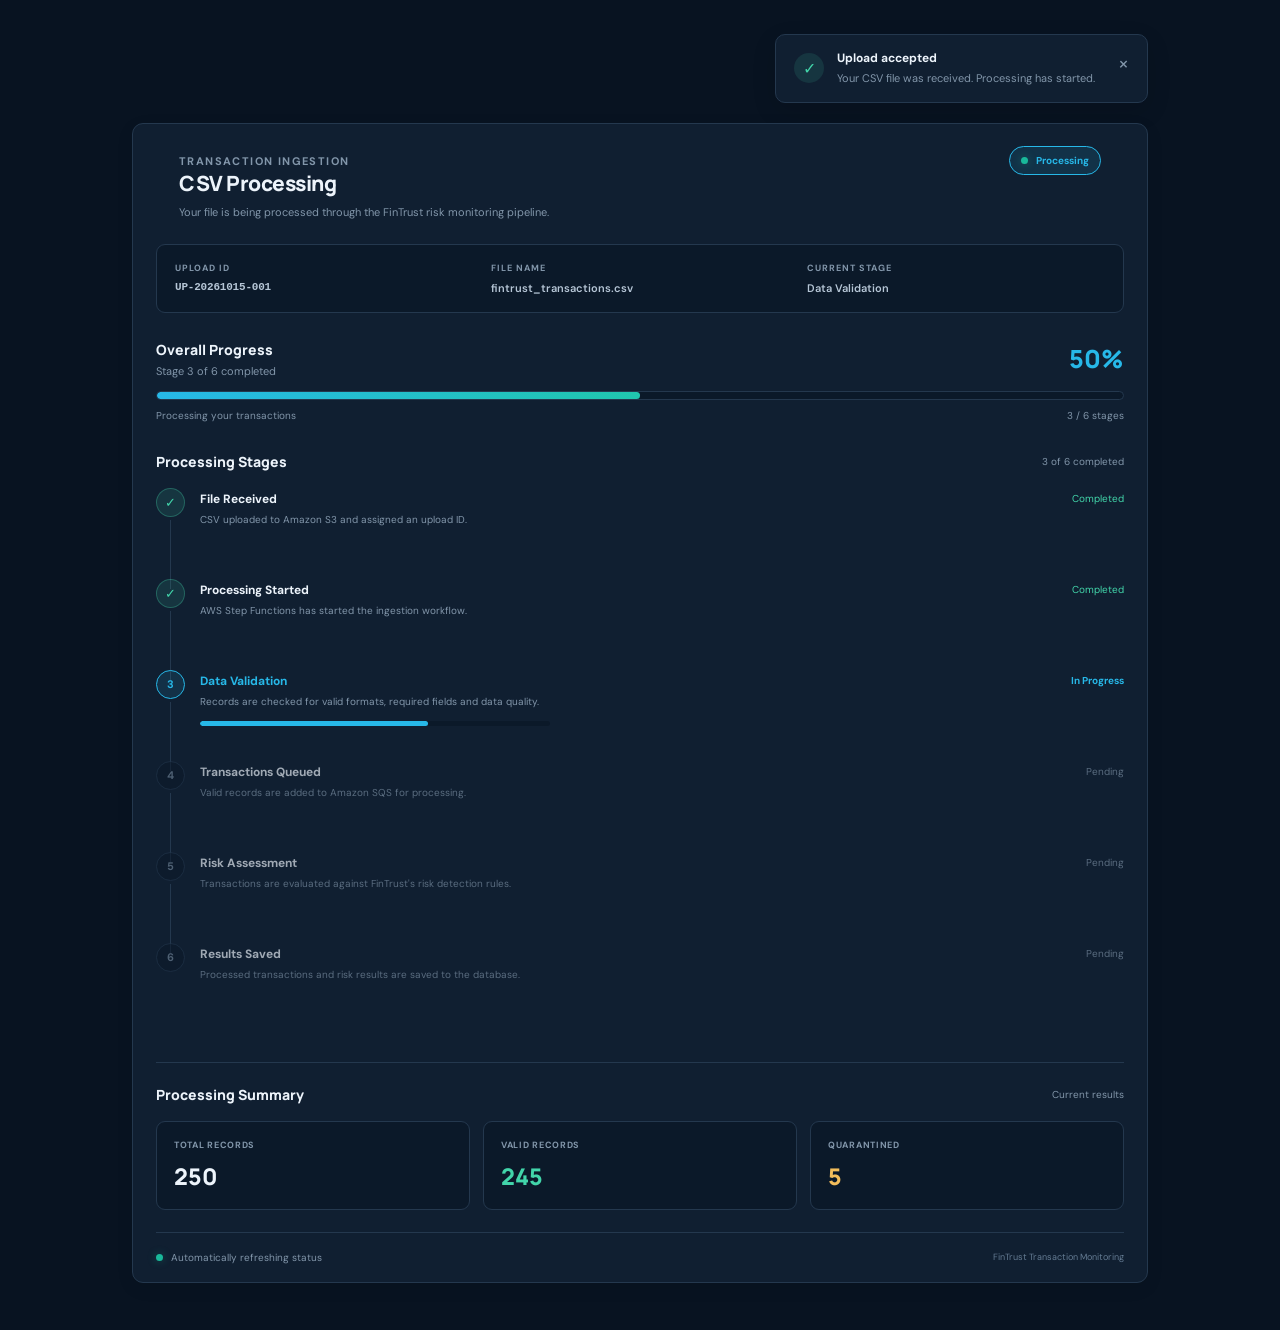
<file: docs/progress/UploadProgress.html>
<!DOCTYPE html>
<html lang="en">
<head>
  <meta charset="UTF-8">
  <meta name="viewport" content="width=device-width, initial-scale=1.0">
  <title>FinTrust | CSV Processing</title>

  <link rel="stylesheet" href="UploadProgress.css">
</head>

<body>
  <main class="dashboard-content upload-preview">

    <!-- Notification -->
    <div class="upload-toast">
      <div class="toast-icon">✓</div>
      <div class="toast-content">
        <strong>Upload accepted</strong>
        <span>Your CSV file was received. Processing has started.</span>
      </div>
      <button class="toast-close" aria-label="Dismiss notification">×</button>
    </div>

    <!-- Processing Panel -->
    <section class="content-card upload-card">

      <div class="section-heading upload-header">
        <div>
          <p class="section-eyebrow">TRANSACTION INGESTION</p>
          <h2>CSV Processing</h2>
          <p>Your file is being processed through the FinTrust risk monitoring pipeline.</p>
        </div>

        <span class="upload-status">
          <span class="status-dot online"></span>
          Processing
        </span>
      </div>

      <!-- Upload Details -->
      <div class="upload-details">

        <div class="detail-item">
          <span class="detail-label">UPLOAD ID</span>
          <strong class="mono">UP-20261015-001</strong>
        </div>

        <div class="detail-item">
          <span class="detail-label">FILE NAME</span>
          <strong>fintrust_transactions.csv</strong>
        </div>

        <div class="detail-item">
          <span class="detail-label">CURRENT STAGE</span>
          <strong>Data Validation</strong>
        </div>

      </div>

      <!-- Overall Progress -->
      <div class="upload-progress-section">

        <div class="progress-heading">
          <div>
            <h3>Overall Progress</h3>
            <p>Stage 3 of 6 completed</p>
          </div>

          <strong class="progress-percentage">50%</strong>
        </div>

        <div class="upload-progress">
          <div class="upload-progress-fill"></div>
        </div>

        <div class="progress-footer">
          <span>Processing your transactions</span>
          <span>3 / 6 stages</span>
        </div>

      </div>

      <!-- Processing Stages -->
      <div class="upload-stages-section">

        <div class="upload-section-heading">
          <h3>Processing Stages</h3>
          <span>3 of 6 completed</span>
        </div>

        <div class="stage-list">

          <div class="stage-item completed">
            <div class="stage-indicator">✓</div>
            <div class="stage-content">
              <div class="stage-title-row">
                <h4>File Received</h4>
                <span class="stage-status">Completed</span>
              </div>
              <p>CSV uploaded to Amazon S3 and assigned an upload ID.</p>
            </div>
          </div>

          <div class="stage-item completed">
            <div class="stage-indicator">✓</div>
            <div class="stage-content">
              <div class="stage-title-row">
                <h4>Processing Started</h4>
                <span class="stage-status">Completed</span>
              </div>
              <p>AWS Step Functions has started the ingestion workflow.</p>
            </div>
          </div>

          <div class="stage-item active">
            <div class="stage-indicator">3</div>
            <div class="stage-content">
              <div class="stage-title-row">
                <h4>Data Validation</h4>
                <span class="stage-status">In Progress</span>
              </div>
              <p>Records are checked for valid formats, required fields and data quality.</p>
              <div class="stage-progress">
                <div class="stage-progress-fill"></div>
              </div>
            </div>
          </div>

          <div class="stage-item pending">
            <div class="stage-indicator">4</div>
            <div class="stage-content">
              <div class="stage-title-row">
                <h4>Transactions Queued</h4>
                <span class="stage-status">Pending</span>
              </div>
              <p>Valid records are added to Amazon SQS for processing.</p>
            </div>
          </div>

          <div class="stage-item pending">
            <div class="stage-indicator">5</div>
            <div class="stage-content">
              <div class="stage-title-row">
                <h4>Risk Assessment</h4>
                <span class="stage-status">Pending</span>
              </div>
              <p>Transactions are evaluated against FinTrust's risk detection rules.</p>
            </div>
          </div>

          <div class="stage-item pending">
            <div class="stage-indicator">6</div>
            <div class="stage-content">
              <div class="stage-title-row">
                <h4>Results Saved</h4>
                <span class="stage-status">Pending</span>
              </div>
              <p>Processed transactions and risk results are saved to the database.</p>
            </div>
          </div>

        </div>
      </div>

      <!-- Processing Summary -->
      <div class="upload-summary-section">

        <div class="upload-section-heading">
          <h3>Processing Summary</h3>
          <span>Current results</span>
        </div>

        <div class="upload-summary-grid">

          <div class="upload-summary-item">
            <span>TOTAL RECORDS</span>
            <strong>250</strong>
          </div>

          <div class="upload-summary-item valid">
            <span>VALID RECORDS</span>
            <strong>245</strong>
          </div>

          <div class="upload-summary-item quarantined">
            <span>QUARANTINED</span>
            <strong>5</strong>
          </div>

        </div>

      </div>

      <!-- Footer -->
      <div class="upload-card-footer">
        <div class="refresh-indicator">
          <span class="status-dot online"></span>
          Automatically refreshing status
        </div>

        <span>FinTrust Transaction Monitoring</span>
      </div>

    </section>
  </main>
</body>
</html>
</file>
<file: docs/progress/UploadProgress.css>
/* ================================================================== *
 * FinTrust CSV Processing — Standalone stylesheet
 * Fully self-contained: fonts, theme tokens, base reset, and UI
 * Designed to look identical to the FinTrust App.css design system
 * ================================================================== */

@import url('https://fonts.googleapis.com/css2?family=DM+Sans:wght@400;500;600;700&family=Manrope:wght@400;500;600;700;800&display=swap');

/* ------------------------------------------------------------------ *
 * Theme tokens (matches App.css dark theme)
 * ------------------------------------------------------------------ */

:root {
  font-family: 'DM Sans', sans-serif;
  font-synthesis: none;
  text-rendering: optimizeLegibility;
  -webkit-font-smoothing: antialiased;
  -moz-osx-font-smoothing: grayscale;
  color-scheme: dark;

  --background: #081321;
  --background-soft: #0b1929;
  --surface: #101f31;
  --surface-raised: #14263a;
  --surface-hover: #192d43;
  --sidebar: #07111e;
  --topbar: #0c1929;
  --border: #24384e;
  --border-strong: #334b64;

  --text: #edf4fb;
  --text-secondary: #b6c6d6;
  --muted: #8296aa;
  --subtle: #647b92;

  --primary: #27b8e8;
  --primary-hover: #55cef2;
  --primary-soft: rgb(39 184 232 / 12%);
  --teal: #20c6ae;

  --risk-high: #ff727c;
  --risk-high-bg: rgb(255 114 124 / 12%);
  --risk-high-border: rgb(255 114 124 / 30%);
  --risk-medium: #f2bd5b;
  --risk-medium-bg: rgb(242 189 91 / 12%);
  --risk-medium-border: rgb(242 189 91 / 30%);
  --risk-low: #42d5aa;
  --risk-low-bg: rgb(66 213 170 / 12%);
  --risk-low-border: rgb(66 213 170 / 30%);
  --risk-none: #9aabbd;
  --risk-none-bg: rgb(154 171 189 / 10%);
  --risk-none-border: rgb(154 171 189 / 25%);

  color: var(--text);
  background: var(--background);
}

/* ------------------------------------------------------------------ *
 * Classic light theme (optional — add data-theme="classic" on <html>)
 * ------------------------------------------------------------------ */

:root[data-theme='classic'] {
  color-scheme: light;

  --background: #f5f7fa;
  --background-soft: #eef2f7;
  --surface: #ffffff;
  --surface-raised: #ffffff;
  --surface-hover: #f6f9fc;
  --sidebar: #1b2e4b;
  --topbar: #ffffff;
  --border: #e5eaf0;
  --border-strong: #cbd5e1;

  --text: #1b2e4b;
  --text-secondary: #334e68;
  --muted: #718096;
  --subtle: #96a2b2;

  --primary: #0a60a8;
  --primary-hover: #087cbd;
  --primary-soft: rgb(10 96 168 / 9%);
  --teal: #15977e;

  --risk-high: #d94e4e;
  --risk-high-bg: #fff3f2;
  --risk-high-border: #f7d9d7;
  --risk-medium: #a9761c;
  --risk-medium-bg: #fff9ed;
  --risk-medium-border: #f2e1bd;
  --risk-low: #198466;
  --risk-low-bg: #f0faf5;
  --risk-low-border: #d6eee3;
  --risk-none: #6b7a8d;
  --risk-none-bg: #f4f6fa;
  --risk-none-border: #d5dae1;
}

/* ------------------------------------------------------------------ *
 * Base reset
 * ------------------------------------------------------------------ */

* {
  box-sizing: border-box;
}

html {
  min-width: 320px;
  min-height: 100%;
  scroll-behavior: smooth;
  background: var(--background);
}

body {
  min-width: 320px;
  min-height: 100vh;
  margin: 0;
  background: var(--background);
  color: var(--text);
  transition:
    background-color 280ms ease,
    color 280ms ease;
}

button,
input,
select,
textarea {
  font: inherit;
}

button {
  cursor: pointer;
}

button:disabled {
  cursor: not-allowed;
}

a {
  color: inherit;
  text-decoration: none;
}

/* ------------------------------------------------------------------ *
 * Layout — dashboard content wrapper
 * ------------------------------------------------------------------ */

.dashboard-content {
  width: 100%;
  max-width: 1500px;
  margin: 0 auto;
  padding: 34px 42px 25px;
}

/* ------------------------------------------------------------------ *
 * Shared components used on this page
 * (mirrors App.css: content-card, section-heading, status-dot, mono)
 * ------------------------------------------------------------------ */

.content-card {
  overflow: hidden;
  margin-bottom: 22px;
  border: 1px solid var(--border);
  border-radius: 11px;
  background: var(--surface);
  box-shadow: 0 5px 18px rgb(0 0 0 / 7%);
  transition:
    background-color 280ms ease,
    border-color 280ms ease,
    box-shadow 280ms ease;
}

.section-heading {
  display: flex;
  align-items: center;
  justify-content: space-between;
  gap: 18px;
  padding: 22px 23px;
}

.section-heading h2 {
  margin: 0;
  color: var(--text);
  font-family: 'Manrope', sans-serif;
  font-size: 15px;
  font-weight: 800;
  letter-spacing: -0.3px;
}

.section-heading p {
  margin: 7px 0 0;
  color: var(--muted);
  font-size: 11px;
  line-height: 1.5;
}

.section-eyebrow {
  margin: 0 0 6px;
  color: var(--primary);
  font-size: 9px;
  font-weight: 700;
  letter-spacing: 1.4px;
  text-transform: uppercase;
}

.status-dot {
  display: inline-block;
  width: 7px;
  height: 7px;
  flex-shrink: 0;
  border-radius: 50%;
  background: #c58b26;
}

.status-dot.online {
  background: #19b89a;
  box-shadow: 0 0 9px rgb(25 184 154 / 35%);
}

.mono {
  font-family: 'JetBrains Mono', 'SFMono-Regular', Consolas, monospace;
  font-variant-numeric: tabular-nums;
  letter-spacing: -0.2px;
}

/* ------------------------------------------------------------------ *
 * CSV Processing page — specific styles
 * ------------------------------------------------------------------ */

.upload-preview {
  max-width: 1100px;
}

/* Notification toast */

.upload-toast {
  display: flex;
  width: fit-content;
  max-width: 430px;
  align-items: center;
  gap: 13px;
  margin: 0 0 20px auto;
  padding: 15px 18px;
  border: 1px solid var(--border);
  border-radius: 10px;
  background: var(--surface);
  box-shadow: 0 8px 25px rgb(0 0 0 / 12%);
  transition:
    background-color 280ms ease,
    border-color 280ms ease,
    box-shadow 280ms ease;
}

.toast-icon {
  display: grid;
  width: 30px;
  height: 30px;
  flex-shrink: 0;
  place-items: center;
  border-radius: 50%;
  background: var(--risk-low-bg);
  color: var(--risk-low);
  font-weight: 700;
}

.toast-content {
  display: flex;
  flex-direction: column;
  gap: 4px;
}

.toast-content strong {
  color: var(--text);
  font-size: 12px;
  font-weight: 700;
}

.toast-content span {
  color: var(--muted);
  font-size: 11px;
  line-height: 1.5;
}

.toast-close {
  align-self: flex-start;
  margin-left: 10px;
  padding: 0;
  border: 0;
  background: transparent;
  color: var(--muted);
  font-size: 20px;
}

.toast-close:hover {
  color: var(--text);
}

/* Main processing card */

.upload-card {
  padding: 0 23px;
}

.upload-header {
  align-items: flex-start;
}

.upload-header h2 {
  margin: 0;
  color: var(--text);
  font-family: 'Manrope', sans-serif;
  font-size: 21px;
  font-weight: 800;
  letter-spacing: -0.5px;
}

.upload-header > div > p:last-child {
  margin: 7px 0 0;
  color: var(--muted);
  font-size: 11px;
  line-height: 1.6;
}

.upload-status {
  display: inline-flex;
  flex-shrink: 0;
  align-items: center;
  gap: 8px;
  padding: 7px 11px;
  border: 1px solid var(--primary);
  border-radius: 20px;
  background: var(--primary-soft);
  color: var(--primary);
  font-size: 10px;
  font-weight: 700;
  white-space: nowrap;
}

/* Upload details */

.upload-details {
  display: grid;
  grid-template-columns: repeat(3, minmax(0, 1fr));
  gap: 18px;
  margin-bottom: 27px;
  padding: 17px 18px;
  border: 1px solid var(--border);
  border-radius: 9px;
  background: var(--background-soft);
  transition:
    background-color 280ms ease,
    border-color 280ms ease;
}

.detail-item {
  display: flex;
  min-width: 0;
  flex-direction: column;
  gap: 7px;
}

.detail-label {
  color: var(--muted);
  font-size: 9px;
  font-weight: 700;
  letter-spacing: 1px;
}

.detail-item strong {
  overflow-wrap: anywhere;
  color: var(--text-secondary);
  font-size: 11px;
  font-weight: 600;
}

/* Overall progress */

.upload-progress-section {
  margin-bottom: 30px;
}

.progress-heading {
  display: flex;
  align-items: center;
  justify-content: space-between;
  margin-bottom: 13px;
}

.progress-heading h3,
.upload-section-heading h3 {
  margin: 0;
  color: var(--text);
  font-family: 'Manrope', sans-serif;
  font-size: 14px;
  font-weight: 800;
}

.progress-heading p {
  margin: 5px 0 0;
  color: var(--muted);
  font-size: 11px;
}

.progress-percentage {
  color: var(--primary);
  font-family: 'Manrope', sans-serif;
  font-size: 25px;
  font-weight: 800;
}

.upload-progress {
  width: 100%;
  height: 9px;
  overflow: hidden;
  border: 1px solid var(--border);
  border-radius: 20px;
  background: var(--background-soft);
}

.upload-progress-fill {
  width: 50%;
  height: 100%;
  border-radius: 20px;
  background: linear-gradient(90deg, var(--primary), var(--teal));
}

.progress-footer {
  display: flex;
  justify-content: space-between;
  margin-top: 9px;
  color: var(--muted);
  font-size: 10px;
}

/* Processing stages */

.upload-stages-section {
  margin-bottom: 28px;
}

.upload-section-heading {
  display: flex;
  align-items: center;
  justify-content: space-between;
  gap: 12px;
  margin-bottom: 17px;
}

.upload-section-heading > span {
  color: var(--muted);
  font-size: 10px;
}

.stage-list {
  display: flex;
  flex-direction: column;
}

.stage-item {
  position: relative;
  display: flex;
  min-height: 91px;
  gap: 15px;
}

.stage-item:not(:last-child)::before {
  position: absolute;
  top: 32px;
  left: 14px;
  width: 1px;
  height: calc(100% - 22px);
  background: var(--border);
  content: '';
}

.stage-indicator {
  z-index: 1;
  display: grid;
  width: 29px;
  height: 29px;
  flex-shrink: 0;
  place-items: center;
  border: 1px solid var(--border);
  border-radius: 50%;
  background: var(--background-soft);
  color: var(--muted);
  font-size: 11px;
  font-weight: 700;
}

.stage-content {
  min-width: 0;
  flex: 1;
  padding: 3px 0 19px;
}

.stage-title-row {
  display: flex;
  align-items: center;
  justify-content: space-between;
  gap: 12px;
  margin-bottom: 5px;
}

.stage-title-row h4 {
  margin: 0;
  color: var(--text);
  font-size: 12px;
  font-weight: 700;
}

.stage-status {
  flex-shrink: 0;
  color: var(--muted);
  font-size: 10px;
}

.stage-content p {
  margin: 0;
  color: var(--muted);
  font-size: 10px;
  line-height: 1.6;
}

/* Completed stages */

.stage-item.completed .stage-indicator {
  border-color: var(--risk-low-border);
  background: var(--risk-low-bg);
  color: var(--risk-low);
  font-size: 13px;
}

.stage-item.completed .stage-status {
  color: var(--risk-low);
}

/* Active stage */

.stage-item.active .stage-indicator {
  border-color: var(--primary);
  background: var(--primary-soft);
  color: var(--primary);
}

.stage-item.active .stage-title-row h4 {
  color: var(--primary);
}

.stage-item.active .stage-status {
  color: var(--primary);
  font-weight: 700;
}

.stage-progress {
  width: 100%;
  max-width: 350px;
  height: 5px;
  overflow: hidden;
  margin-top: 11px;
  border-radius: 10px;
  background: var(--background-soft);
}

.stage-progress-fill {
  width: 65%;
  height: 100%;
  border-radius: 10px;
  background: var(--primary);
}

/* Pending stages */

.stage-item.pending .stage-indicator {
  opacity: 0.55;
}

.stage-item.pending .stage-content {
  opacity: 0.65;
}

/* Processing summary */

.upload-summary-section {
  padding-top: 22px;
  border-top: 1px solid var(--border);
}

.upload-summary-grid {
  display: grid;
  grid-template-columns: repeat(3, minmax(0, 1fr));
  gap: 13px;
}

.upload-summary-item {
  display: flex;
  flex-direction: column;
  gap: 9px;
  padding: 17px;
  border: 1px solid var(--border);
  border-radius: 9px;
  background: var(--background-soft);
  transition:
    background-color 280ms ease,
    border-color 280ms ease;
}

.upload-summary-item span {
  color: var(--muted);
  font-size: 9px;
  font-weight: 700;
  letter-spacing: 0.7px;
}

.upload-summary-item strong {
  color: var(--text);
  font-family: 'Manrope', sans-serif;
  font-size: 23px;
  font-weight: 800;
}

.upload-summary-item.valid strong {
  color: var(--risk-low);
}

.upload-summary-item.quarantined strong {
  color: var(--risk-medium);
}

/* Footer */

.upload-card-footer {
  display: flex;
  align-items: center;
  justify-content: space-between;
  gap: 12px;
  margin-top: 22px;
  padding: 18px 0;
  border-top: 1px solid var(--border);
}

.refresh-indicator {
  display: flex;
  align-items: center;
  gap: 8px;
  color: var(--muted);
  font-size: 10px;
}

.upload-card-footer > span {
  color: var(--subtle);
  font-size: 9px;
}

/* ------------------------------------------------------------------ *
 * Responsive
 * ------------------------------------------------------------------ */

@media (max-width: 1250px) {
  .dashboard-content {
    padding-right: 26px;
    padding-left: 26px;
  }
}

@media (max-width: 700px) {
  .dashboard-content {
    padding: 20px 14px;
  }

  .upload-card {
    padding: 0 15px;
  }

  .upload-header {
    flex-direction: column;
  }

  .upload-details {
    grid-template-columns: 1fr;
    gap: 15px;
  }

  .upload-summary-grid {
    grid-template-columns: 1fr;
  }

  .upload-card-footer {
    align-items: flex-start;
    flex-direction: column;
  }

  .upload-toast {
    width: 100%;
    max-width: none;
  }
}

/* ------------------------------------------------------------------ *
 * Classic light theme refinements
 * ------------------------------------------------------------------ */

:root[data-theme='classic'] .content-card {
  box-shadow: 0 3px 12px rgb(26 54 93 / 4%);
}

:root[data-theme='classic'] .upload-toast {
  box-shadow: 0 4px 14px rgb(26 54 93 / 8%);
}

/* ------------------------------------------------------------------ *
 * Reduced motion accessibility
 * ------------------------------------------------------------------ */

@media (prefers-reduced-motion: reduce) {
  *,
  *::before,
  *::after {
    scroll-behavior: auto !important;
    transition-duration: 0.01ms !important;
    animation-duration: 0.01ms !important;
    animation-iteration-count: 1 !important;
  }
}
</file>
